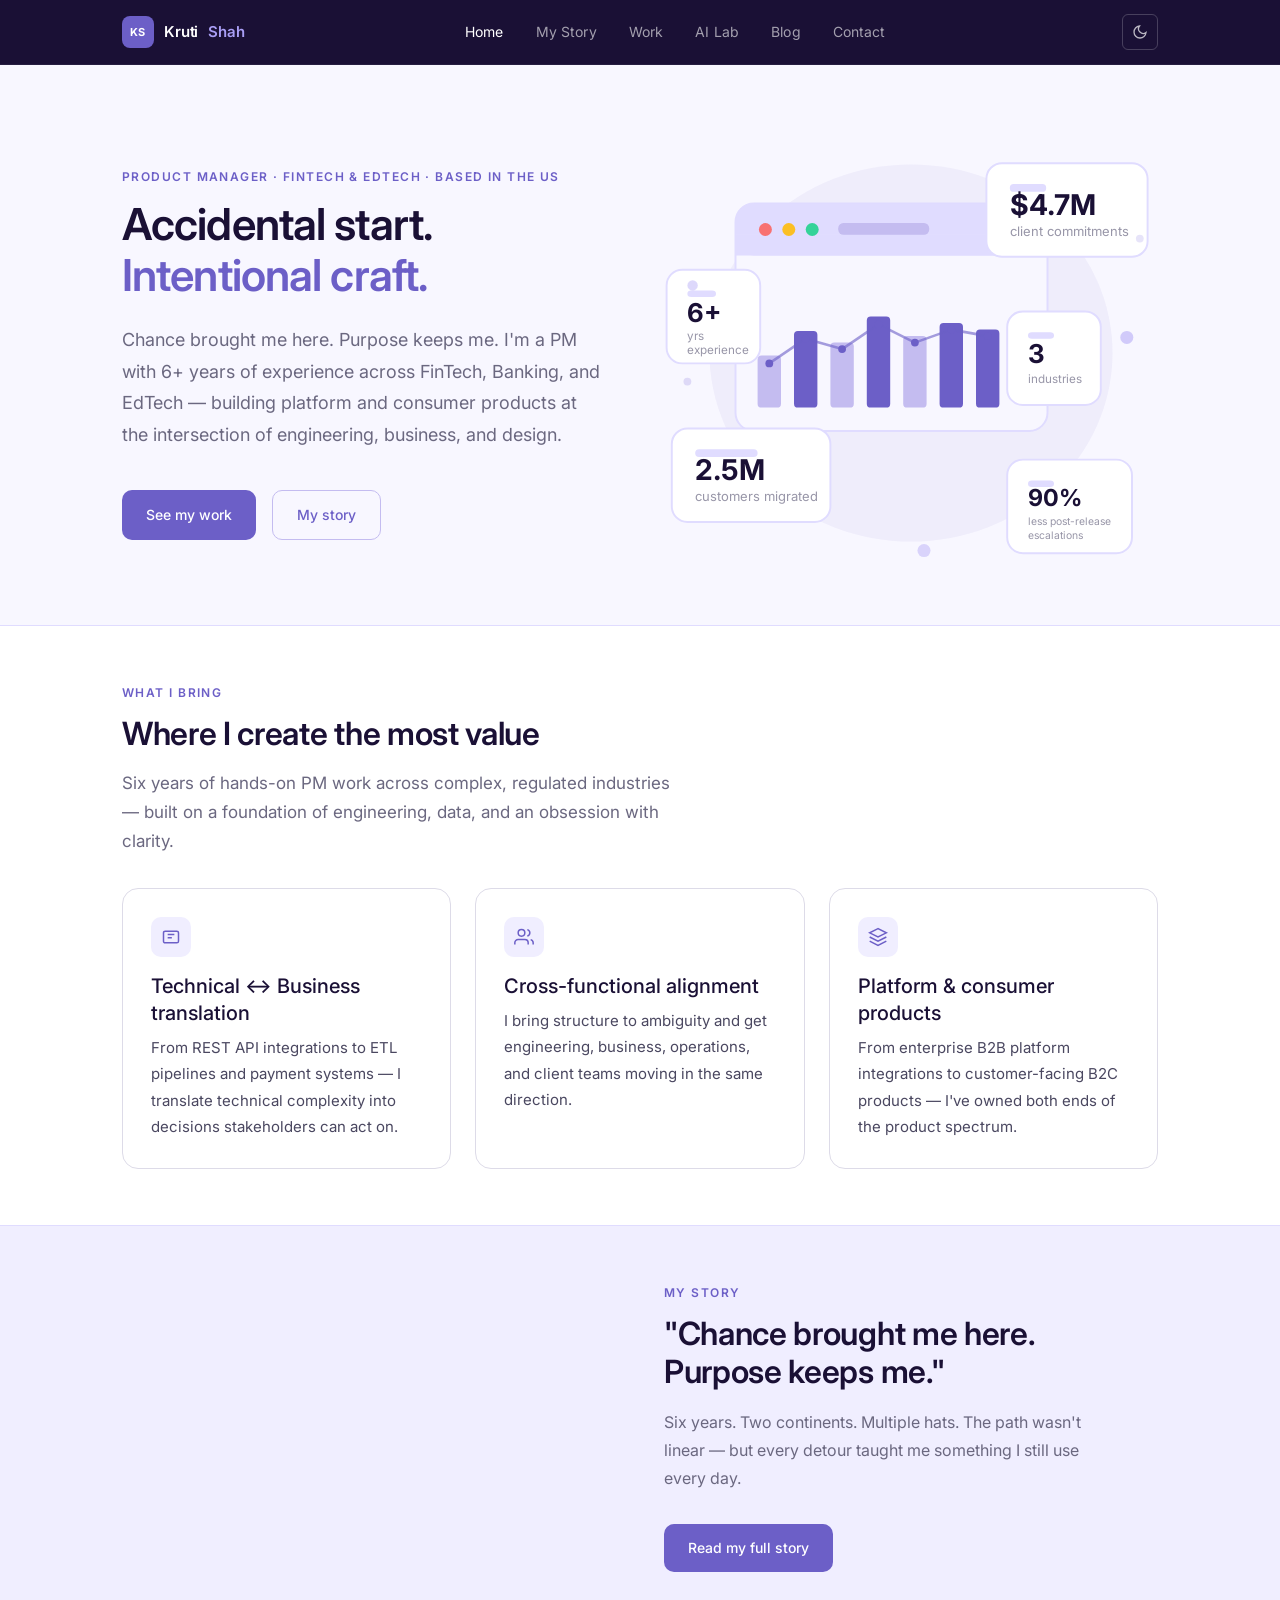
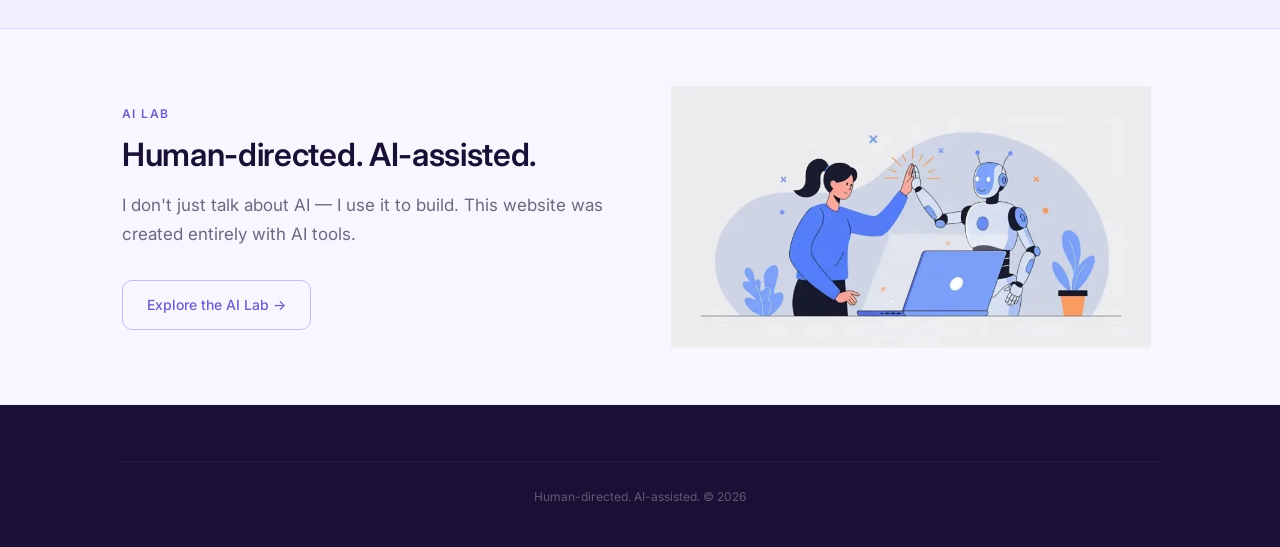
<file: index.html>
<!DOCTYPE html>
<html lang="en">
<head>
  <meta charset="UTF-8" />
  <meta name="viewport" content="width=device-width, initial-scale=1.0" />
  <title>Kruti Shah · Product Manager</title>
  <meta name="description" content="Kruti Shah — Product Manager with 6+ years across Fintech and EdTech. Accidental start. Intentional craft." />
  <link rel="stylesheet" href="style.css" />
  <link rel="preconnect" href="https://fonts.googleapis.com" />
  <link href="https://fonts.googleapis.com/css2?family=Inter:wght@400;500;600&display=swap" rel="stylesheet" />
  <script>(function(){var t=localStorage.getItem('theme')||(window.matchMedia('(prefers-color-scheme: dark)').matches?'dark':'light');document.documentElement.setAttribute('data-theme',t);})();</script>
</head>
<body>

  <!-- Navigation -->
  <nav>
    <div class="nav-inner">
      <a href="index.html" class="nav-logo"><span class="logo-mark">KS</span>Kruti <span class="logo-last">Shah</span></a>
      <ul class="nav-links">
        <li><a href="index.html" class="active">Home</a></li>
        <li><a href="about.html">My Story</a></li>
        <li><a href="portfolio.html">Work</a></li>
        <li><a href="ailab.html">AI Lab</a></li>
        <li><a href="blog.html">Blog</a></li>
        <li><a href="contact.html">Contact</a></li>
      </ul>
      <button id="theme-toggle" aria-label="Toggle dark mode">
        <svg class="icon-moon" width="16" height="16" fill="none" stroke="currentColor" stroke-width="2" viewBox="0 0 24 24"><path d="M21 12.79A9 9 0 1111.21 3 7 7 0 0021 12.79z"/></svg>
        <svg class="icon-sun" width="16" height="16" fill="none" stroke="currentColor" stroke-width="2" viewBox="0 0 24 24"><circle cx="12" cy="12" r="5"/><path d="M12 1v2M12 21v2M4.22 4.22l1.42 1.42M18.36 18.36l1.42 1.42M1 12h2M21 12h2M4.22 19.78l1.42-1.42M18.36 5.64l1.42-1.42"/></svg>
      </button>
    </div>
  </nav>

  <!-- Hero -->
  <section style="background: var(--purple-25); border-bottom: 1px solid var(--purple-100); padding: 5rem 0 4rem;">
    <div class="container">
      <div class="hero-grid">

        <!-- Left: text -->
        <div>
          <p class="section-label">Product Manager · Fintech & EdTech · Based in the US</p>
          <h1 style="margin-bottom: 1.5rem;">
            Accidental start.<br>
            <span style="color: var(--purple-600);">Intentional craft.</span>
          </h1>
          <p style="font-size: 1.125rem; color: var(--gray-500); max-width: 480px; margin-bottom: 2.5rem; line-height: 1.75;">
            Chance brought me here. Purpose keeps me. I'm a PM with 6+ years of experience across FinTech, Banking, and EdTech — building platform and consumer products at the intersection of engineering, business, and design.
          </p>
          <div style="display: flex; gap: 1rem; flex-wrap: wrap;">
            <a href="portfolio.html" class="btn btn-primary">See my work</a>
            <a href="about.html" class="btn btn-outline">My story</a>
          </div>
        </div>

        <!-- Right: illustration -->
        <div class="hero-illus-wrap" style="display:flex;justify-content:center;align-items:center;">
          <svg width="100%" viewBox="0 0 380 320" fill="none" xmlns="http://www.w3.org/2000/svg">
            <!-- Background blob -->
            <ellipse cx="190" cy="160" rx="155" ry="145" fill="#6c5fc7" fill-opacity="0.07"/>

            <!-- Main dashboard card -->
            <rect x="55" y="45" width="240" height="175" rx="14" fill="#f8f7ff" stroke="#e0dcff" stroke-width="1.5"/>
            <!-- Header bar -->
            <rect x="55" y="45" width="240" height="40" rx="14" fill="#e0dcff"/>
            <rect x="55" y="69" width="240" height="16" fill="#e0dcff"/>
            <!-- Traffic light dots -->
            <circle cx="78" cy="65" r="5" fill="#f87171"/>
            <circle cx="96" cy="65" r="5" fill="#fbbf24"/>
            <circle cx="114" cy="65" r="5" fill="#34d399"/>
            <!-- Title placeholder bar -->
            <rect x="134" y="60" width="70" height="9" rx="4" fill="#c4bcf0"/>

            <!-- Bar chart bars -->
            <rect x="72"  y="162" width="18" height="40" rx="3" fill="#c4bcf0"/>
            <rect x="100" y="143" width="18" height="59" rx="3" fill="#6c5fc7"/>
            <rect x="128" y="152" width="18" height="50" rx="3" fill="#c4bcf0"/>
            <rect x="156" y="132" width="18" height="70" rx="3" fill="#6c5fc7"/>
            <rect x="184" y="147" width="18" height="55" rx="3" fill="#c4bcf0"/>
            <rect x="212" y="137" width="18" height="65" rx="3" fill="#6c5fc7"/>
            <rect x="240" y="142" width="18" height="60" rx="3" fill="#6c5fc7"/>

            <!-- Trend line -->
            <polyline points="81,168 109,149 137,157 165,138 193,152 221,142 249,147" stroke="#6c5fc7" stroke-width="2" stroke-linecap="round" stroke-linejoin="round" fill="none" opacity="0.6"/>
            <circle cx="81"  cy="168" r="3" fill="#6c5fc7"/>
            <circle cx="109" cy="149" r="3" fill="#6c5fc7"/>
            <circle cx="137" cy="157" r="3" fill="#6c5fc7"/>
            <circle cx="165" cy="138" r="3" fill="#6c5fc7"/>
            <circle cx="193" cy="152" r="3" fill="#6c5fc7"/>
            <circle cx="221" cy="142" r="3" fill="#6c5fc7"/>
            <circle cx="249" cy="147" r="3" fill="#6c5fc7"/>

            <!-- Floating stat card 0 — middle left -->
            <g class="svg-float-4">
              <rect x="2" y="96" width="72" height="72" rx="12" fill="#ffffff" stroke="#e0dcff" stroke-width="1.5"/>
              <rect x="18" y="112" width="22" height="5" rx="3" fill="#e0dcff"/>
              <text x="18" y="136" font-family="Inter,-apple-system,sans-serif" font-size="20" font-weight="700" fill="#1a1035">6+</text>
              <text x="18" y="150" font-family="Inter,-apple-system,sans-serif" font-size="9" fill="#9896a8">yrs</text>
              <text x="18" y="161" font-family="Inter,-apple-system,sans-serif" font-size="9" fill="#9896a8">experience</text>
            </g>

            <!-- Floating stat card 1 — top right -->
            <g class="svg-float-1">
              <rect x="248" y="14" width="124" height="72" rx="12" fill="#ffffff" stroke="#e0dcff" stroke-width="1.5"/>
              <rect x="266" y="30" width="28" height="6" rx="3" fill="#e0dcff"/>
              <text x="266" y="54" font-family="Inter,-apple-system,sans-serif" font-size="22" font-weight="700" fill="#1a1035">$4.7M</text>
              <text x="266" y="70" font-family="Inter,-apple-system,sans-serif" font-size="10" fill="#9896a8">client commitments</text>
            </g>

            <!-- Floating stat card 2 — bottom left -->
            <g class="svg-float-2">
              <rect x="6" y="218" width="122" height="72" rx="12" fill="#ffffff" stroke="#e0dcff" stroke-width="1.5"/>
              <rect x="24" y="234" width="48" height="6" rx="3" fill="#e0dcff"/>
              <text x="24" y="258" font-family="Inter,-apple-system,sans-serif" font-size="22" font-weight="700" fill="#1a1035">2.5M</text>
              <text x="24" y="274" font-family="Inter,-apple-system,sans-serif" font-size="10" fill="#9896a8">customers migrated</text>
            </g>

            <!-- Floating stat card 3 — bottom right -->
            <g class="svg-float-3">
              <rect x="264" y="242" width="96" height="72" rx="12" fill="#ffffff" stroke="#e0dcff" stroke-width="1.5"/>
              <rect x="280" y="258" width="20" height="5" rx="3" fill="#e0dcff"/>
              <text x="280" y="278" font-family="Inter,-apple-system,sans-serif" font-size="18" font-weight="700" fill="#1a1035">90%</text>
              <text x="280" y="292" font-family="Inter,-apple-system,sans-serif" font-size="8" fill="#9896a8">less post-release</text>
              <text x="280" y="303" font-family="Inter,-apple-system,sans-serif" font-size="8" fill="#9896a8">escalations</text>
            </g>

            <!-- Floating stat card 5 — middle right -->
            <g class="svg-float-5">
              <rect x="264" y="128" width="72" height="72" rx="12" fill="#ffffff" stroke="#e0dcff" stroke-width="1.5"/>
              <rect x="280" y="144" width="20" height="5" rx="3" fill="#e0dcff"/>
              <text x="280" y="168" font-family="Inter,-apple-system,sans-serif" font-size="20" font-weight="700" fill="#1a1035">3</text>
              <text x="280" y="183" font-family="Inter,-apple-system,sans-serif" font-size="9" fill="#9896a8">industries</text>
            </g>

            <!-- Decorative dots -->
            <circle cx="356" cy="148" r="5" fill="#a99ef5" opacity="0.5"/>
            <circle cx="22"  cy="108" r="4" fill="#a99ef5" opacity="0.4"/>
            <circle cx="200" cy="312" r="5" fill="#a99ef5" opacity="0.4"/>
            <circle cx="18"  cy="182" r="3" fill="#c4bcf0" opacity="0.5"/>
            <circle cx="366" cy="72"  r="3" fill="#c4bcf0" opacity="0.4"/>
          </svg>
        </div>

      </div>
    </div>
  </section>

  <!-- What I bring -->
  <section>
    <div class="container">
      <p class="section-label">What I bring</p>
      <h2 class="section-title">Where I create the most value</h2>
      <p class="section-sub mb-4">Six years of hands-on PM work across complex, regulated industries — built on a foundation of engineering, data, and an obsession with clarity.</p>

      <div class="grid-3">
        <div class="card">
          <div style="width:40px;height:40px;border-radius:10px;background:var(--purple-50);display:flex;align-items:center;justify-content:center;margin-bottom:1rem;">
            <svg width="20" height="20" fill="none" stroke="var(--purple-600)" stroke-width="1.8" viewBox="0 0 24 24"><path d="M8 9h8M8 13h5M5 5h14a2 2 0 012 2v10a2 2 0 01-2 2H5a2 2 0 01-2-2V7a2 2 0 012-2z"/></svg>
          </div>
          <h3 style="margin-bottom:0.5rem;">Technical ↔ Business translation</h3>
          <p style="font-size:0.9375rem;">From REST API integrations to ETL pipelines and payment systems — I translate technical complexity into decisions stakeholders can act on.</p>
        </div>

        <div class="card">
          <div style="width:40px;height:40px;border-radius:10px;background:var(--purple-50);display:flex;align-items:center;justify-content:center;margin-bottom:1rem;">
            <svg width="20" height="20" fill="none" stroke="var(--purple-600)" stroke-width="1.8" viewBox="0 0 24 24"><path d="M17 21v-2a4 4 0 00-4-4H5a4 4 0 00-4 4v2"/><circle cx="9" cy="7" r="4"/><path d="M23 21v-2a4 4 0 00-3-3.87M16 3.13a4 4 0 010 7.75"/></svg>
          </div>
          <h3 style="margin-bottom:0.5rem;">Cross-functional alignment</h3>
          <p style="font-size:0.9375rem;">I bring structure to ambiguity and get engineering, business, operations, and client teams moving in the same direction.</p>
        </div>

        <div class="card">
          <div style="width:40px;height:40px;border-radius:10px;background:var(--purple-50);display:flex;align-items:center;justify-content:center;margin-bottom:1rem;">
            <svg width="20" height="20" fill="none" stroke="var(--purple-600)" stroke-width="1.8" viewBox="0 0 24 24"><path d="M12 2L2 7l10 5 10-5-10-5zM2 17l10 5 10-5M2 12l10 5 10-5"/></svg>
          </div>
          <h3 style="margin-bottom:0.5rem;">Platform & consumer products</h3>
          <p style="font-size:0.9375rem;">From enterprise B2B platform integrations to customer-facing B2C products — I've owned both ends of the product spectrum.</p>
        </div>
      </div>
    </div>
  </section>



  <!-- Tagline CTA -->
  <section style="background:var(--purple-50);border-top:1px solid var(--purple-100);border-bottom:1px solid var(--purple-100);">
    <div class="container">
      <div class="hero-grid">
        <div class="hero-illus-wrap" style="display:flex;justify-content:center;align-items:center;">
          <video autoplay loop muted playsinline style="width:100%;max-width:460px;border-radius:12px;">
            <source src="wfh-anim1.mp4" type="video/mp4">
          </video>
        </div>
        <div>
          <p class="section-label">My story</p>
          <h2 style="font-size:2rem;margin-bottom:1rem;color:var(--purple-900);">"Chance brought me here.<br>Purpose keeps me."</h2>
          <p style="color:var(--gray-500);max-width:440px;margin-bottom:2rem;">Six years. Two continents. Multiple hats. The path wasn't linear — but every detour taught me something I still use every day.</p>
          <a href="about.html" class="btn btn-primary">Read my full story</a>
        </div>
      </div>
    </div>
  </section>

  <!-- AI Lab teaser -->
  <section style="background:var(--purple-25);border-top:1px solid var(--purple-50);border-bottom:1px solid var(--purple-50);">
    <div class="container">
      <div class="hero-grid">
        <div>
          <p class="section-label">AI Lab</p>
          <h2 class="section-title">Human-directed. AI-assisted.</h2>
          <p class="section-sub mb-4">I don't just talk about AI — I use it to build. This website was created entirely with AI tools.</p>
          <a href="ailab.html" class="btn btn-outline">Explore the AI Lab →</a>
        </div>
        <div class="hero-illus-wrap" style="display:flex;justify-content:center;align-items:center;">
          <img src="human-ai.png" alt="Human and AI collaborating" style="width:100%;max-width:480px;" />
        </div>
      </div>
    </div>
  </section>

  <!-- Footer -->
  <footer>
    <div class="footer-inner">
      <p class="footer-built">Human-directed. AI-assisted. &copy; 2026</p>
    </div>
  </footer>

  <script>
    document.getElementById('theme-toggle').addEventListener('click', function() {
      var c = document.documentElement.getAttribute('data-theme');
      var n = c === 'dark' ? 'light' : 'dark';
      document.documentElement.setAttribute('data-theme', n);
      localStorage.setItem('theme', n);
    });
  </script>
</body>
</html>
</file>
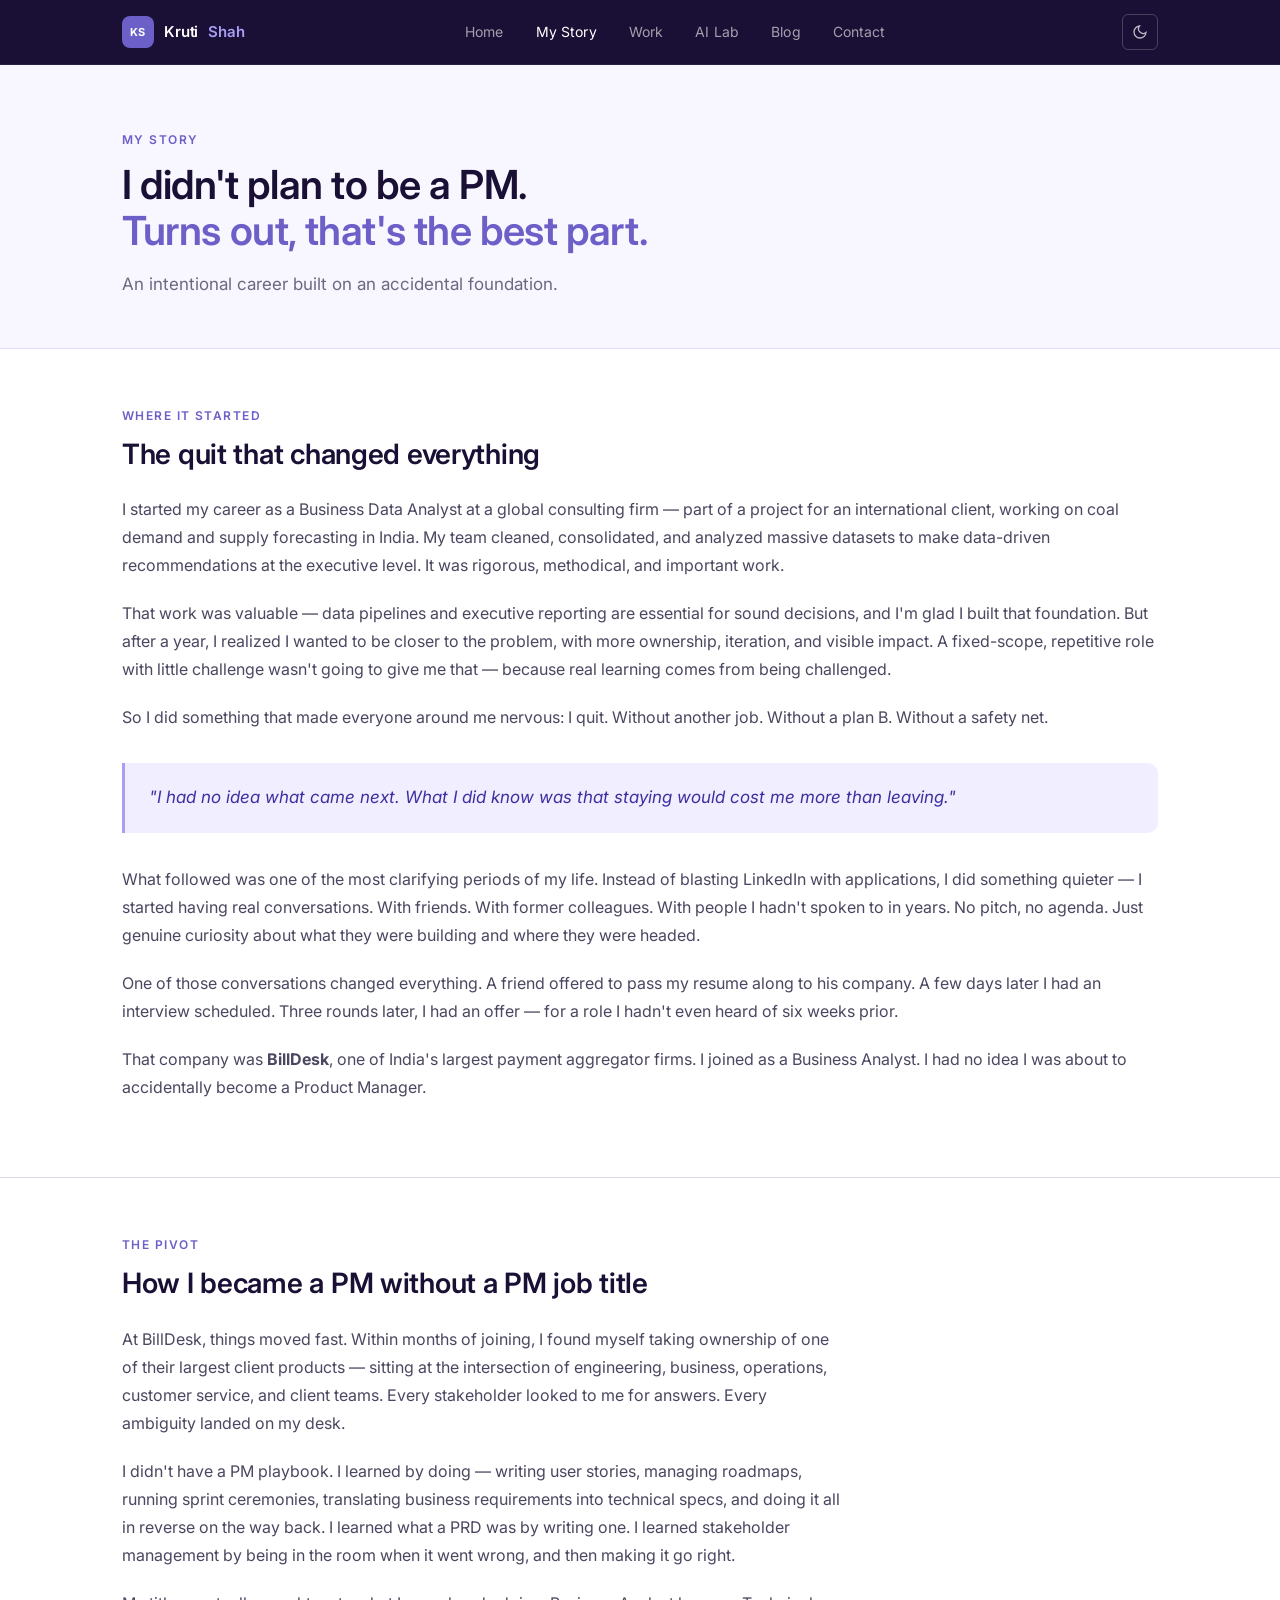
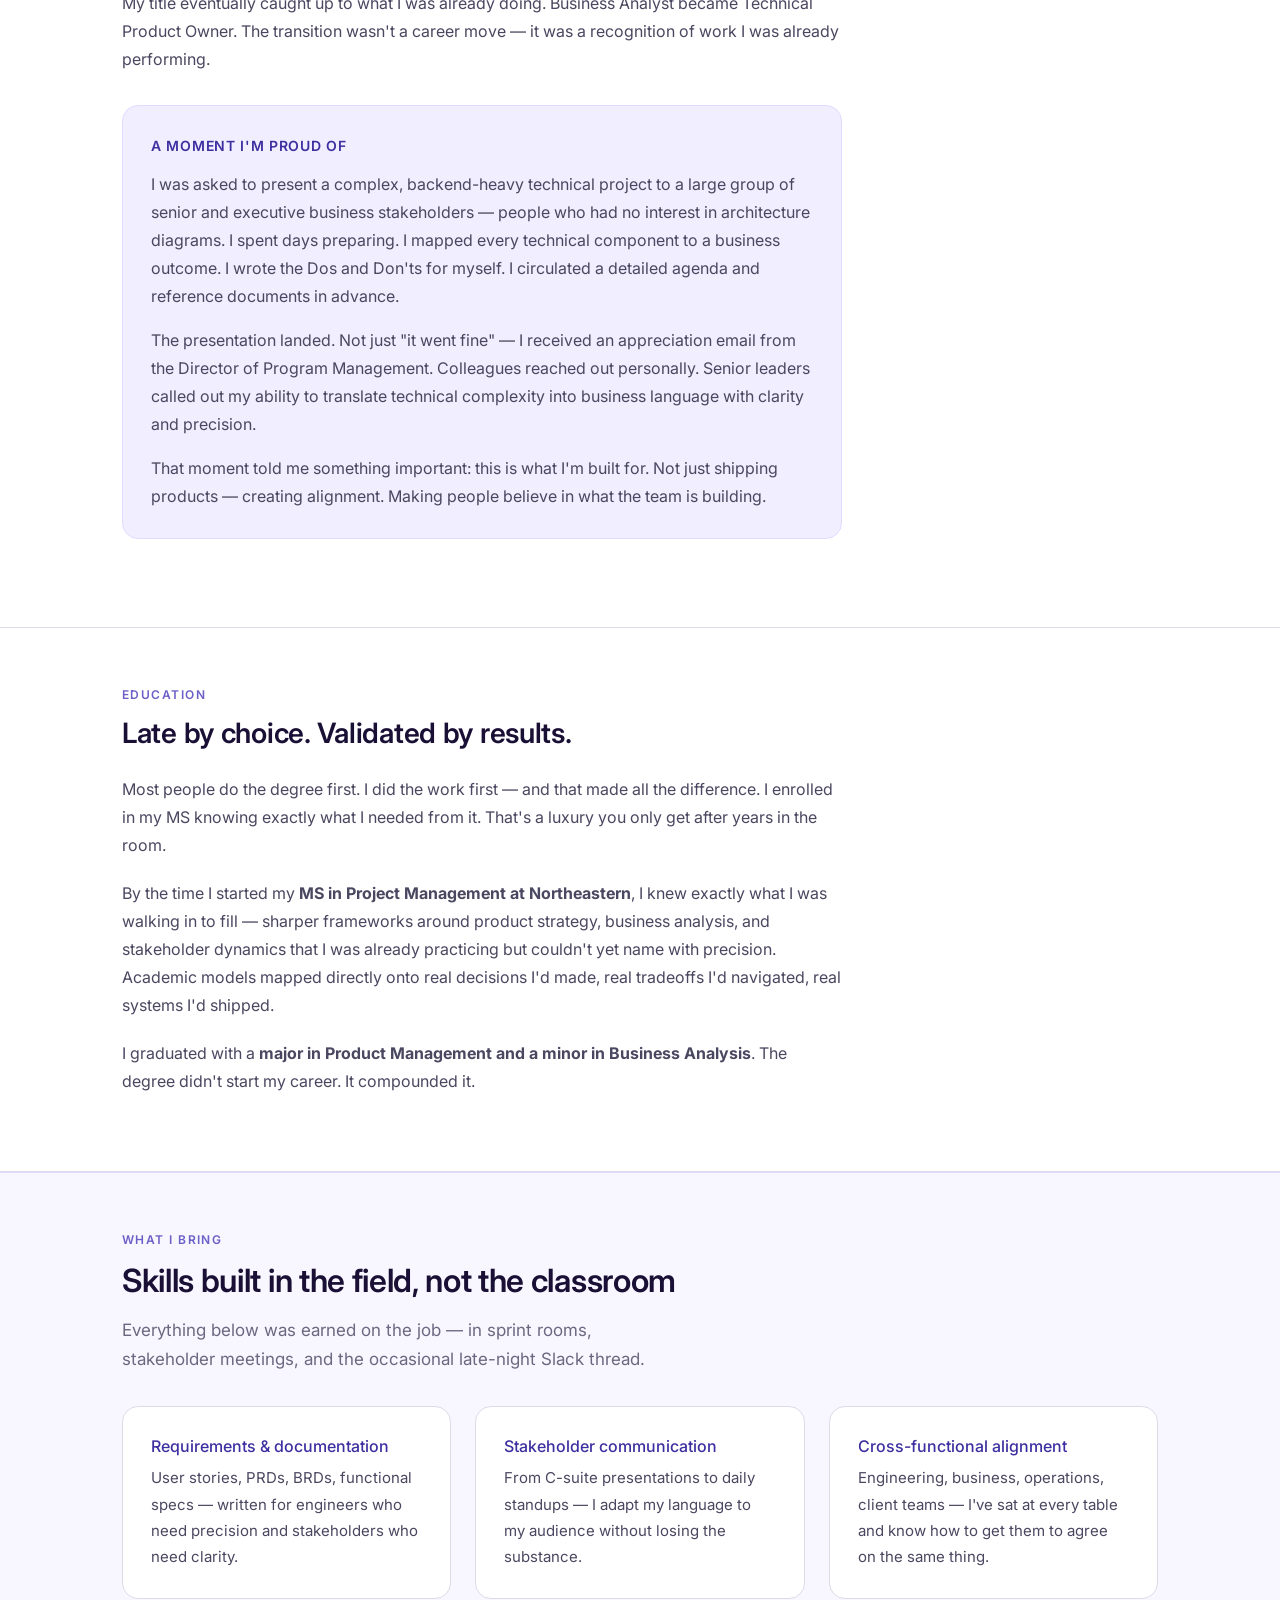
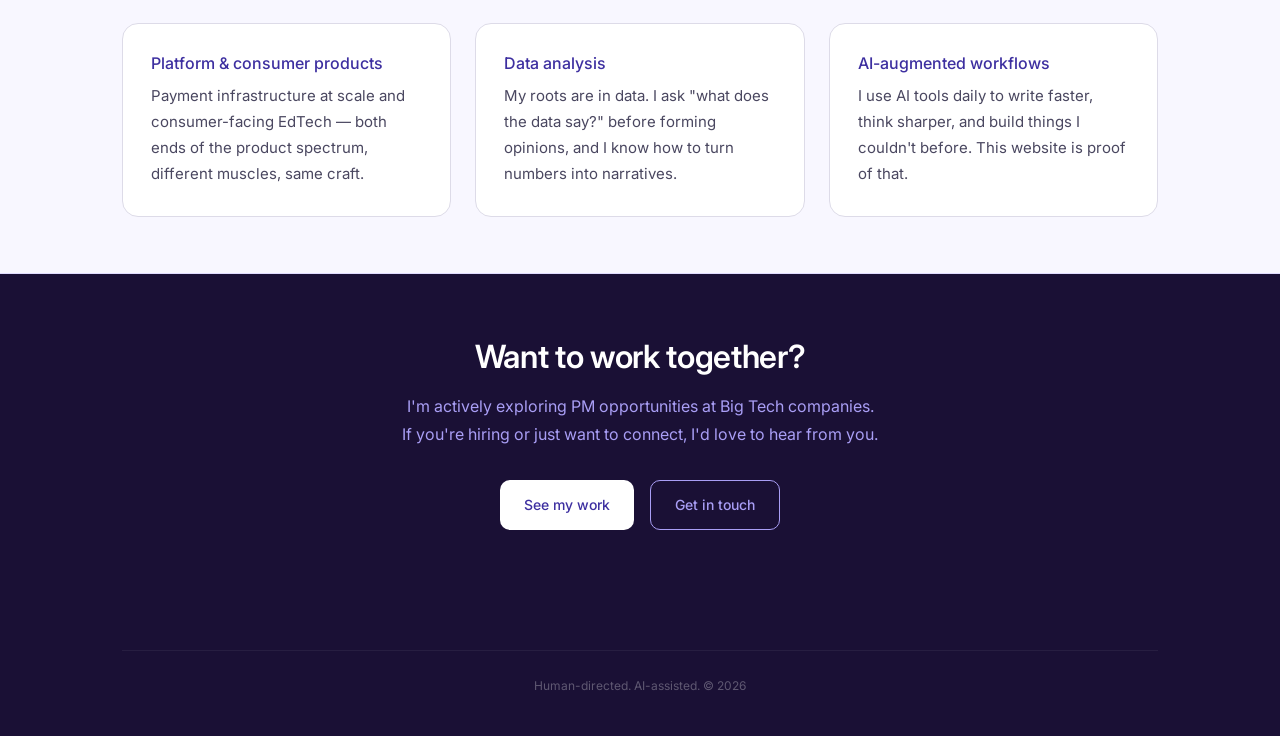
<file: about.html>
<!DOCTYPE html>
<html lang="en">
<head>
  <meta charset="UTF-8" />
  <meta name="viewport" content="width=device-width, initial-scale=1.0" />
  <title>My Story · Kruti Shah</title>
  <meta name="description" content="How I accidentally became a PM — and everything I've built with intention since." />
  <link rel="stylesheet" href="style.css" />
  <link rel="preconnect" href="https://fonts.googleapis.com" />
  <link href="https://fonts.googleapis.com/css2?family=Inter:wght@400;500;600&display=swap" rel="stylesheet" />
  <script>(function(){var t=localStorage.getItem('theme')||(window.matchMedia('(prefers-color-scheme: dark)').matches?'dark':'light');document.documentElement.setAttribute('data-theme',t);})();</script>
  <style>
    .quote-card { background:var(--purple-50); border-color:var(--purple-400); }
    .quote-card p { color:var(--purple-700); }
    [data-theme="dark"] .quote-card { background:var(--purple-900); }
    [data-theme="dark"] .quote-card p { color:var(--purple-600); }
  </style>
</head>
<body>

  <nav>
    <div class="nav-inner">
      <a href="index.html" class="nav-logo"><span class="logo-mark">KS</span>Kruti <span class="logo-last">Shah</span></a>
      <ul class="nav-links">
        <li><a href="index.html">Home</a></li>
        <li><a href="about.html" class="active">My Story</a></li>
        <li><a href="portfolio.html">Work</a></li>
        <li><a href="ailab.html">AI Lab</a></li>
        <li><a href="blog.html">Blog</a></li>
        <li><a href="contact.html">Contact</a></li>
      </ul>
      <button id="theme-toggle" aria-label="Toggle dark mode">
        <svg class="icon-moon" width="16" height="16" fill="none" stroke="currentColor" stroke-width="2" viewBox="0 0 24 24"><path d="M21 12.79A9 9 0 1111.21 3 7 7 0 0021 12.79z"/></svg>
        <svg class="icon-sun" width="16" height="16" fill="none" stroke="currentColor" stroke-width="2" viewBox="0 0 24 24"><circle cx="12" cy="12" r="5"/><path d="M12 1v2M12 21v2M4.22 4.22l1.42 1.42M18.36 18.36l1.42 1.42M1 12h2M21 12h2M4.22 19.78l1.42-1.42M18.36 5.64l1.42-1.42"/></svg>
      </button>
    </div>
  </nav>

  <!-- Page Hero -->
  <div class="page-hero" style="padding:4rem 0 3rem;">
    <div class="container">
      <p class="section-label">My story</p>
      <h1 class="section-title" style="font-size:2.5rem;">I didn't plan to be a PM.<br><span style="color:var(--purple-600);">Turns out, that's the best part.</span></h1>
      <p style="font-size:1.0625rem;color:var(--gray-500);max-width:560px;margin-top:1rem;line-height:1.75;">An intentional career built on an accidental foundation.</p>
    </div>
  </div>

  <!-- Origin Story -->
  <section>
    <div class="container">
      <div>
        <p class="section-label">Where it started</p>
        <h2 style="font-size:1.75rem;margin-bottom:1.5rem;">The quit that changed everything</h2>

        <p style="margin-bottom:1.25rem;">I started my career as a Business Data Analyst at a global consulting firm — part of a project for an international client, working on coal demand and supply forecasting in India. My team cleaned, consolidated, and analyzed massive datasets to make data-driven recommendations at the executive level. It was rigorous, methodical, and important work.</p>

        <p style="margin-bottom:1.25rem;">That work was valuable — data pipelines and executive reporting are essential for sound decisions, and I'm glad I built that foundation. But after a year, I realized I wanted to be closer to the problem, with more ownership, iteration, and visible impact. A fixed-scope, repetitive role with little challenge wasn't going to give me that — because real learning comes from being challenged.</p>

        <p style="margin-bottom:1.25rem;">So I did something that made everyone around me nervous: I quit. Without another job. Without a plan B. Without a safety net.</p>

        <div class="quote-card" style="border-left:3px solid var(--purple-400);padding:1.25rem 1.5rem;margin:2rem 0;border-radius:0 var(--radius-md) var(--radius-md) 0;">
          <p style="font-size:1.0625rem;font-style:italic;line-height:1.75;">"I had no idea what came next. What I did know was that staying would cost me more than leaving."</p>
        </div>

        <p style="margin-bottom:1.25rem;">What followed was one of the most clarifying periods of my life. Instead of blasting LinkedIn with applications, I did something quieter — I started having real conversations. With friends. With former colleagues. With people I hadn't spoken to in years. No pitch, no agenda. Just genuine curiosity about what they were building and where they were headed.</p>

        <p style="margin-bottom:1.25rem;">One of those conversations changed everything. A friend offered to pass my resume along to his company. A few days later I had an interview scheduled. Three rounds later, I had an offer — for a role I hadn't even heard of six weeks prior.</p>

        <p style="margin-bottom:1.25rem;">That company was <strong>BillDesk</strong>, one of India's largest payment aggregator firms. I joined as a Business Analyst. I had no idea I was about to accidentally become a Product Manager.</p>
      </div>
    </div>
  </section>

  <hr class="divider" style="margin:0;" />

  <!-- The PM transition -->
  <section>
    <div class="container">
      <div style="max-width:720px;">
        <p class="section-label">The pivot</p>
        <h2 style="font-size:1.75rem;margin-bottom:1.5rem;">How I became a PM without a PM job title</h2>

        <p style="margin-bottom:1.25rem;">At BillDesk, things moved fast. Within months of joining, I found myself taking ownership of one of their largest client products — sitting at the intersection of engineering, business, operations, customer service, and client teams. Every stakeholder looked to me for answers. Every ambiguity landed on my desk.</p>

        <p style="margin-bottom:1.25rem;">I didn't have a PM playbook. I learned by doing — writing user stories, managing roadmaps, running sprint ceremonies, translating business requirements into technical specs, and doing it all in reverse on the way back. I learned what a PRD was by writing one. I learned stakeholder management by being in the room when it went wrong, and then making it go right.</p>

        <p style="margin-bottom:1.25rem;">My title eventually caught up to what I was already doing. Business Analyst became Technical Product Owner. The transition wasn't a career move — it was a recognition of work I was already performing.</p>

        <div style="background:var(--purple-50);border:1px solid var(--purple-100);border-radius:var(--radius-lg);padding:1.75rem;margin:2rem 0;">
          <p style="font-size:0.875rem;font-weight:600;color:var(--purple-700);letter-spacing:0.05em;text-transform:uppercase;margin-bottom:0.75rem;">A moment I'm proud of</p>
          <p style="color:var(--gray-700);line-height:1.75;">I was asked to present a complex, backend-heavy technical project to a large group of senior and executive business stakeholders — people who had no interest in architecture diagrams. I spent days preparing. I mapped every technical component to a business outcome. I wrote the Dos and Don'ts for myself. I circulated a detailed agenda and reference documents in advance.</p>
          <p style="color:var(--gray-700);line-height:1.75;margin-top:1rem;">The presentation landed. Not just "it went fine" — I received an appreciation email from the Director of Program Management. Colleagues reached out personally. Senior leaders called out my ability to translate technical complexity into business language with clarity and precision.</p>
          <p style="color:var(--gray-700);line-height:1.75;margin-top:1rem;">That moment told me something important: this is what I'm built for. Not just shipping products — creating alignment. Making people believe in what the team is building.</p>
        </div>
      </div>
    </div>
  </section>

  <hr class="divider" style="margin:0;" />

  <!-- Education -->
  <section>
    <div class="container">
      <div style="max-width:720px;">
        <p class="section-label">Education</p>
        <h2 style="font-size:1.75rem;margin-bottom:1.5rem;">Late by choice. Validated by results.</h2>

        <p style="margin-bottom:1.25rem;">Most people do the degree first. I did the work first — and that made all the difference. I enrolled in my MS knowing exactly what I needed from it. That's a luxury you only get after years in the room.</p>

        <p style="margin-bottom:1.25rem;">By the time I started my <strong>MS in Project Management at Northeastern</strong>, I knew exactly what I was walking in to fill — sharper frameworks around product strategy, business analysis, and stakeholder dynamics that I was already practicing but couldn't yet name with precision. Academic models mapped directly onto real decisions I'd made, real tradeoffs I'd navigated, real systems I'd shipped.</p>

        <p style="margin-bottom:1.25rem;">I graduated with a <strong>major in Product Management and a minor in Business Analysis</strong>. The degree didn't start my career. It compounded it.</p>
      </div>
    </div>
  </section>

  <hr class="divider" style="margin:0;" />

  <!-- What I bring -->
  <section style="background:var(--purple-25);border-top:1px solid var(--purple-100);border-bottom:1px solid var(--purple-100);">
    <div class="container">
      <p class="section-label">What I bring</p>
      <h2 class="section-title">Skills built in the field, not the classroom</h2>
      <p class="section-sub mb-4">Everything below was earned on the job — in sprint rooms, stakeholder meetings, and the occasional late-night Slack thread.</p>

      <div class="grid-3">
        <div class="card">
          <h4 style="margin-bottom:0.5rem;color:var(--purple-700);">Requirements & documentation</h4>
          <p style="font-size:0.9375rem;">User stories, PRDs, BRDs, functional specs — written for engineers who need precision and stakeholders who need clarity.</p>
        </div>
        <div class="card">
          <h4 style="margin-bottom:0.5rem;color:var(--purple-700);">Stakeholder communication</h4>
          <p style="font-size:0.9375rem;">From C-suite presentations to daily standups — I adapt my language to my audience without losing the substance.</p>
        </div>
        <div class="card">
          <h4 style="margin-bottom:0.5rem;color:var(--purple-700);">Cross-functional alignment</h4>
          <p style="font-size:0.9375rem;">Engineering, business, operations, client teams — I've sat at every table and know how to get them to agree on the same thing.</p>
        </div>
        <div class="card">
          <h4 style="margin-bottom:0.5rem;color:var(--purple-700);">Platform & consumer products</h4>
          <p style="font-size:0.9375rem;">Payment infrastructure at scale and consumer-facing EdTech — both ends of the product spectrum, different muscles, same craft.</p>
        </div>
        <div class="card">
          <h4 style="margin-bottom:0.5rem;color:var(--purple-700);">Data analysis</h4>
          <p style="font-size:0.9375rem;">My roots are in data. I ask "what does the data say?" before forming opinions, and I know how to turn numbers into narratives.</p>
        </div>
        <div class="card">
          <h4 style="margin-bottom:0.5rem;color:var(--purple-700);">AI-augmented workflows</h4>
          <p style="font-size:0.9375rem;">I use AI tools daily to write faster, think sharper, and build things I couldn't before. This website is proof of that.</p>
        </div>
      </div>
    </div>
  </section>

  <!-- CTA -->
  <section style="background:var(--purple-900);padding:4rem 0;">
    <div class="container text-center">
      <h2 style="color:#fff;margin-bottom:1rem;">Want to work together?</h2>
      <p style="color:var(--purple-400);max-width:480px;margin:0 auto 2rem;">I'm actively exploring PM opportunities at Big Tech companies. If you're hiring or just want to connect, I'd love to hear from you.</p>
      <div style="display:flex;gap:1rem;justify-content:center;flex-wrap:wrap;">
        <a href="portfolio.html" class="btn btn-white">See my work</a>
        <a href="contact.html" class="btn btn-outline" style="color:var(--purple-400);border-color:var(--purple-400);">Get in touch</a>
      </div>
    </div>
  </section>

  <footer>
    <div class="footer-inner">
      <p class="footer-built">Human-directed. AI-assisted. &copy; 2026</p>
    </div>
  </footer>

  <script>
    document.getElementById('theme-toggle').addEventListener('click', function() {
      var c = document.documentElement.getAttribute('data-theme');
      var n = c === 'dark' ? 'light' : 'dark';
      document.documentElement.setAttribute('data-theme', n);
      localStorage.setItem('theme', n);
    });
  </script>
</body>
</html>
</file>
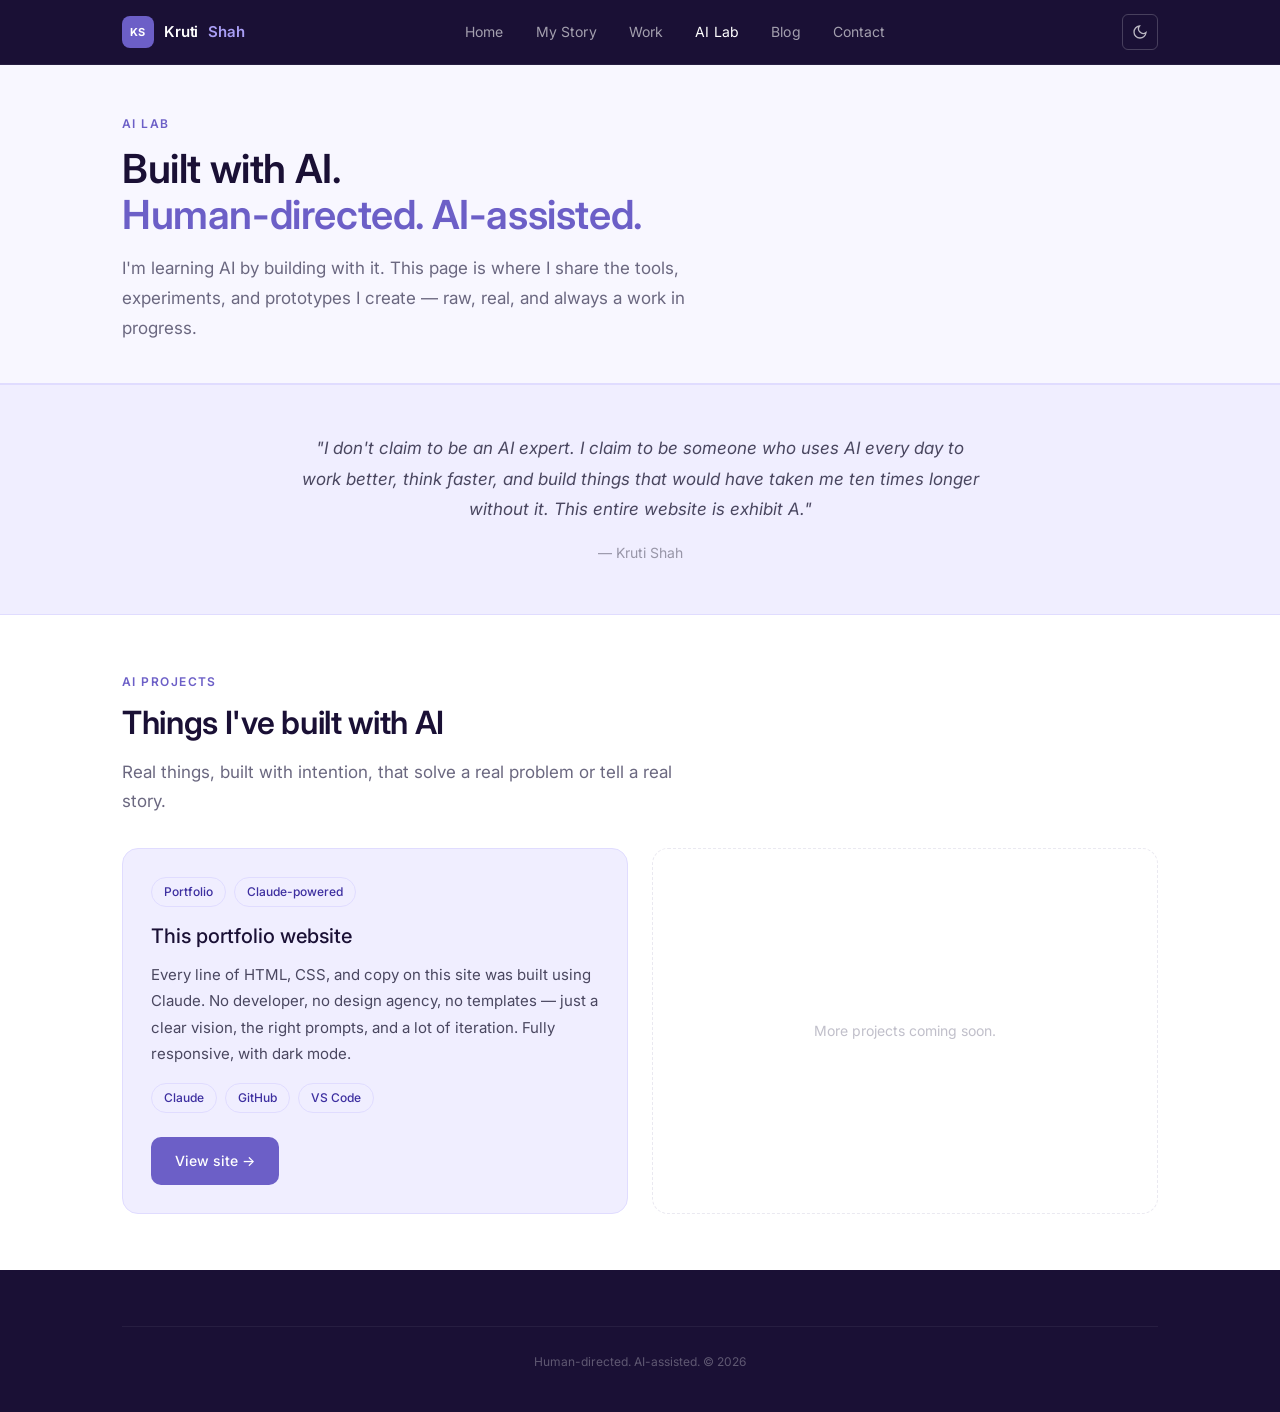
<file: ailab.html>
<!DOCTYPE html>
<html lang="en">
<head>
  <meta charset="UTF-8" />
  <meta name="viewport" content="width=device-width, initial-scale=1.0" />
  <title>AI Lab · Kruti Shah</title>
  <meta name="description" content="AI tools and experiments built by Kruti Shah — a PM who builds with AI." />
  <link rel="stylesheet" href="style.css" />
  <link rel="preconnect" href="https://fonts.googleapis.com" />
  <link href="https://fonts.googleapis.com/css2?family=Inter:wght@400;500;600&display=swap" rel="stylesheet" />
  <script>(function(){var t=localStorage.getItem('theme')||(window.matchMedia('(prefers-color-scheme: dark)').matches?'dark':'light');document.documentElement.setAttribute('data-theme',t);})();</script>
</head>
<body>

  <nav>
    <div class="nav-inner">
      <a href="index.html" class="nav-logo"><span class="logo-mark">KS</span>Kruti <span class="logo-last">Shah</span></a>
      <ul class="nav-links">
        <li><a href="index.html">Home</a></li>
        <li><a href="about.html">My Story</a></li>
        <li><a href="portfolio.html">Work</a></li>
        <li><a href="ailab.html" class="active">AI Lab</a></li>
        <li><a href="blog.html">Blog</a></li>
        <li><a href="contact.html">Contact</a></li>
      </ul>
      <button id="theme-toggle" aria-label="Toggle dark mode">
        <svg class="icon-moon" width="16" height="16" fill="none" stroke="currentColor" stroke-width="2" viewBox="0 0 24 24"><path d="M21 12.79A9 9 0 1111.21 3 7 7 0 0021 12.79z"/></svg>
        <svg class="icon-sun" width="16" height="16" fill="none" stroke="currentColor" stroke-width="2" viewBox="0 0 24 24"><circle cx="12" cy="12" r="5"/><path d="M12 1v2M12 21v2M4.22 4.22l1.42 1.42M18.36 18.36l1.42 1.42M1 12h2M21 12h2M4.22 19.78l1.42-1.42M18.36 5.64l1.42-1.42"/></svg>
      </button>
    </div>
  </nav>

  <div class="page-hero">
    <div class="container">
      <p class="section-label">AI Lab</p>
      <h1 class="section-title" style="font-size:2.5rem;">Built with AI.<br><span style="color:var(--purple-600);">Human-directed. AI-assisted.</span></h1>
      <p style="font-size:1.0625rem;color:var(--gray-500);max-width:580px;margin-top:1rem;line-height:1.75;">I'm learning AI by building with it. This page is where I share the tools, experiments, and prototypes I create — raw, real, and always a work in progress.</p>
    </div>
  </div>

  <!-- Philosophy -->
  <section style="padding:3rem 0;background:var(--purple-50);border-top:1px solid var(--purple-100);border-bottom:1px solid var(--purple-100);">
    <div class="container">
      <div style="max-width:680px;margin:0 auto;text-align:center;">
        <p style="font-size:1.0625rem;color:var(--gray-700);line-height:1.8;font-style:italic;">"I don't claim to be an AI expert. I claim to be someone who uses AI every day to work better, think faster, and build things that would have taken me ten times longer without it. This entire website is exhibit A."</p>
        <p style="font-size:0.875rem;color:var(--gray-400);margin-top:1rem;">— Kruti Shah</p>
      </div>
    </div>
  </section>

  <!-- AI Projects -->
  <section>
    <div class="container">
      <p class="section-label">AI Projects</p>
      <h2 class="section-title">Things I've built with AI</h2>
      <p class="section-sub mb-4">Real things, built with intention, that solve a real problem or tell a real story.</p>

      <div class="grid-2">
        <div class="card card-accent" style="display:flex;flex-direction:column;justify-content:space-between;min-height:260px;">
          <div>
            <div style="display:flex;gap:8px;flex-wrap:wrap;margin-bottom:1rem;">
              <span class="tag">Portfolio</span>
              <span class="tag">Claude-powered</span>
            </div>
            <h3 style="margin-bottom:0.75rem;">This portfolio website</h3>
            <p style="font-size:0.9375rem;">Every line of HTML, CSS, and copy on this site was built using Claude. No developer, no design agency, no templates — just a clear vision, the right prompts, and a lot of iteration. Fully responsive, with dark mode.</p>
            <div style="display:flex;gap:8px;flex-wrap:wrap;margin-top:1rem;">
              <span class="tag">Claude</span>
              <span class="tag">GitHub</span>
              <span class="tag">VS Code</span>
            </div>
          </div>
          <a href="index.html" class="btn btn-primary" style="margin-top:1.5rem;align-self:flex-start;">View site →</a>
        </div>

        <div class="card" style="display:flex;flex-direction:column;justify-content:center;min-height:260px;opacity:0.6;border-style:dashed;">
          <p style="font-size:0.875rem;color:var(--gray-400);text-align:center;">More projects coming soon.</p>
        </div>
      </div>
    </div>
  </section>


  <footer>
    <div class="footer-inner">
      <p class="footer-built">Human-directed. AI-assisted. &copy; 2026</p>
    </div>
  </footer>

  <script>
    document.getElementById('theme-toggle').addEventListener('click', function() {
      var c = document.documentElement.getAttribute('data-theme');
      var n = c === 'dark' ? 'light' : 'dark';
      document.documentElement.setAttribute('data-theme', n);
      localStorage.setItem('theme', n);
    });
  </script>
</body>
</html>
</file>
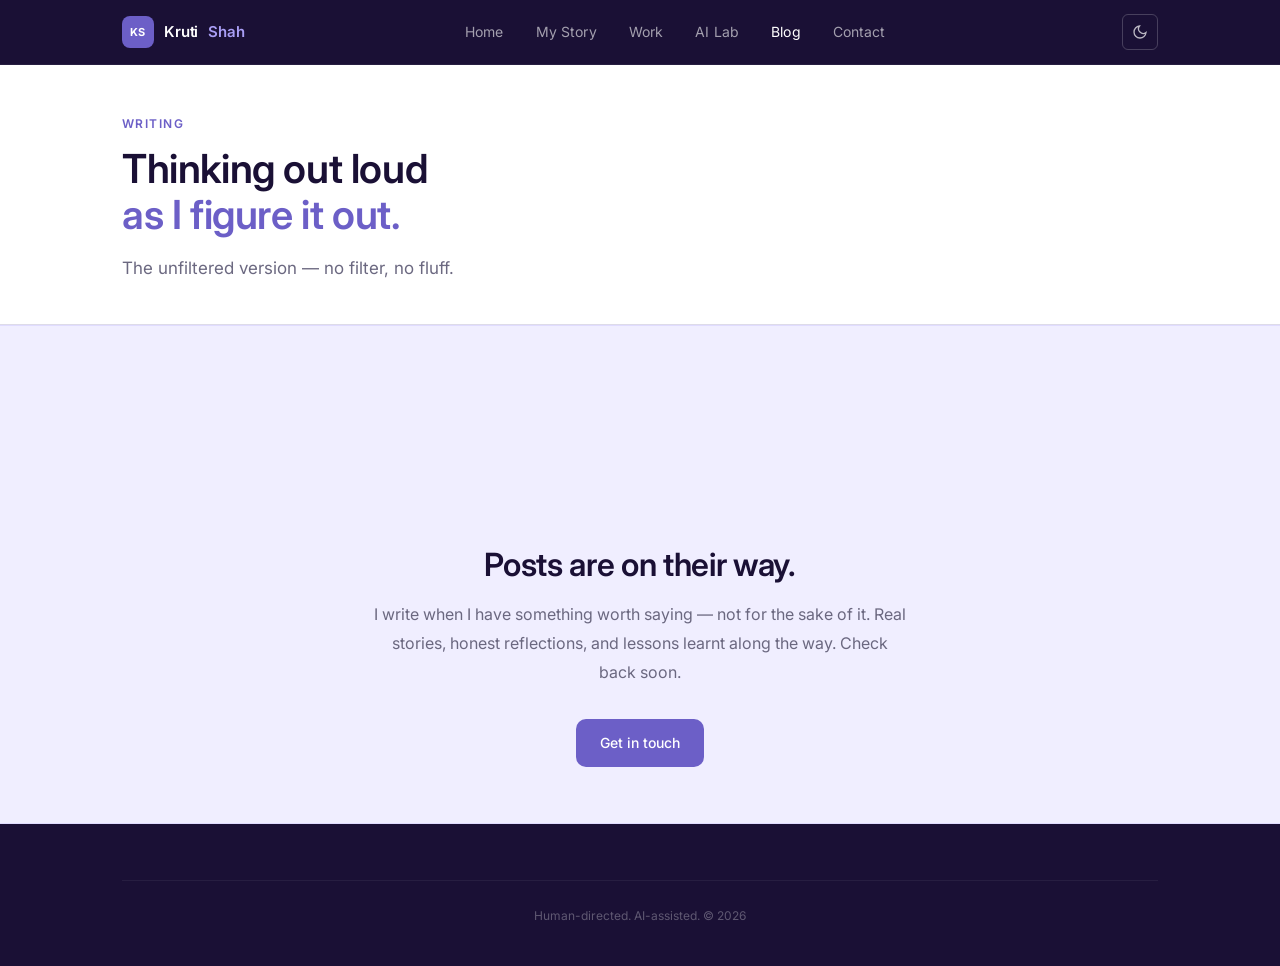
<file: blog.html>
<!DOCTYPE html>
<html lang="en">
<head>
  <meta charset="UTF-8" />
  <meta name="viewport" content="width=device-width, initial-scale=1.0" />
  <title>Blog · Kruti Shah</title>
  <meta name="description" content="PM thinking, AI tools, and honest career reflections from Kruti Shah." />
  <link rel="stylesheet" href="style.css" />
  <style>
    .page-hero { background: #ffffff; border-bottom: 1px solid var(--gray-200); }
    .coming-soon-section { background: var(--purple-50); }
    [data-theme="dark"] .page-hero { background: #13102a; border-bottom-color: #1f1b3e; }
    [data-theme="dark"] .coming-soon-section { background: #1f1b3e; border-color: #2d2860; }
  </style>
  <link rel="preconnect" href="https://fonts.googleapis.com" />
  <link href="https://fonts.googleapis.com/css2?family=Inter:wght@400;500;600&display=swap" rel="stylesheet" />
  <script>(function(){var t=localStorage.getItem('theme')||(window.matchMedia('(prefers-color-scheme: dark)').matches?'dark':'light');document.documentElement.setAttribute('data-theme',t);})();</script>
</head>
<body>

  <nav>
    <div class="nav-inner">
      <a href="index.html" class="nav-logo"><span class="logo-mark">KS</span>Kruti <span class="logo-last">Shah</span></a>
      <ul class="nav-links">
        <li><a href="index.html">Home</a></li>
        <li><a href="about.html">My Story</a></li>
        <li><a href="portfolio.html">Work</a></li>
        <li><a href="ailab.html">AI Lab</a></li>
        <li><a href="blog.html" class="active">Blog</a></li>
        <li><a href="contact.html">Contact</a></li>
      </ul>
      <button id="theme-toggle" aria-label="Toggle dark mode">
        <svg class="icon-moon" width="16" height="16" fill="none" stroke="currentColor" stroke-width="2" viewBox="0 0 24 24"><path d="M21 12.79A9 9 0 1111.21 3 7 7 0 0021 12.79z"/></svg>
        <svg class="icon-sun" width="16" height="16" fill="none" stroke="currentColor" stroke-width="2" viewBox="0 0 24 24"><circle cx="12" cy="12" r="5"/><path d="M12 1v2M12 21v2M4.22 4.22l1.42 1.42M18.36 18.36l1.42 1.42M1 12h2M21 12h2M4.22 19.78l1.42-1.42M18.36 5.64l1.42-1.42"/></svg>
      </button>
    </div>
  </nav>

  <div class="page-hero">
    <div class="container">
      <p class="section-label">Writing</p>
      <h1 class="section-title" style="font-size:2.5rem;">Thinking out loud<br><span style="color:var(--purple-600);">as I figure it out.</span></h1>
      <p style="font-size:1.0625rem;color:var(--gray-500);max-width:560px;margin-top:1rem;line-height:1.75;">The unfiltered version — no filter, no fluff.</p>
    </div>
  </div>

  <section class="coming-soon-section" style="border-top:1px solid var(--purple-100);border-bottom:1px solid var(--purple-100);">
    <div class="container text-center" style="max-width:600px;">
      <video autoplay loop muted playsinline style="width:100%;max-width:280px;border-radius:12px;margin-bottom:1rem;">
        <source src="write-blog1.mp4" type="video/mp4">
      </video>
      <h2 style="margin-bottom:1rem;">Posts are on their way.</h2>
      <p style="color:var(--gray-500);line-height:1.8;">I write when I have something worth saying — not for the sake of it. Real stories, honest reflections, and lessons learnt along the way. Check back soon.</p>
      <a href="contact.html" class="btn btn-primary" style="margin-top:2rem;">Get in touch</a>
    </div>
  </section>

  <footer>
    <div class="footer-inner">
      <p class="footer-built">Human-directed. AI-assisted. &copy; 2026</p>
    </div>
  </footer>

  <script>
    document.getElementById('theme-toggle').addEventListener('click', function() {
      var c = document.documentElement.getAttribute('data-theme');
      var n = c === 'dark' ? 'light' : 'dark';
      document.documentElement.setAttribute('data-theme', n);
      localStorage.setItem('theme', n);
    });
  </script>
</body>
</html>
</file>
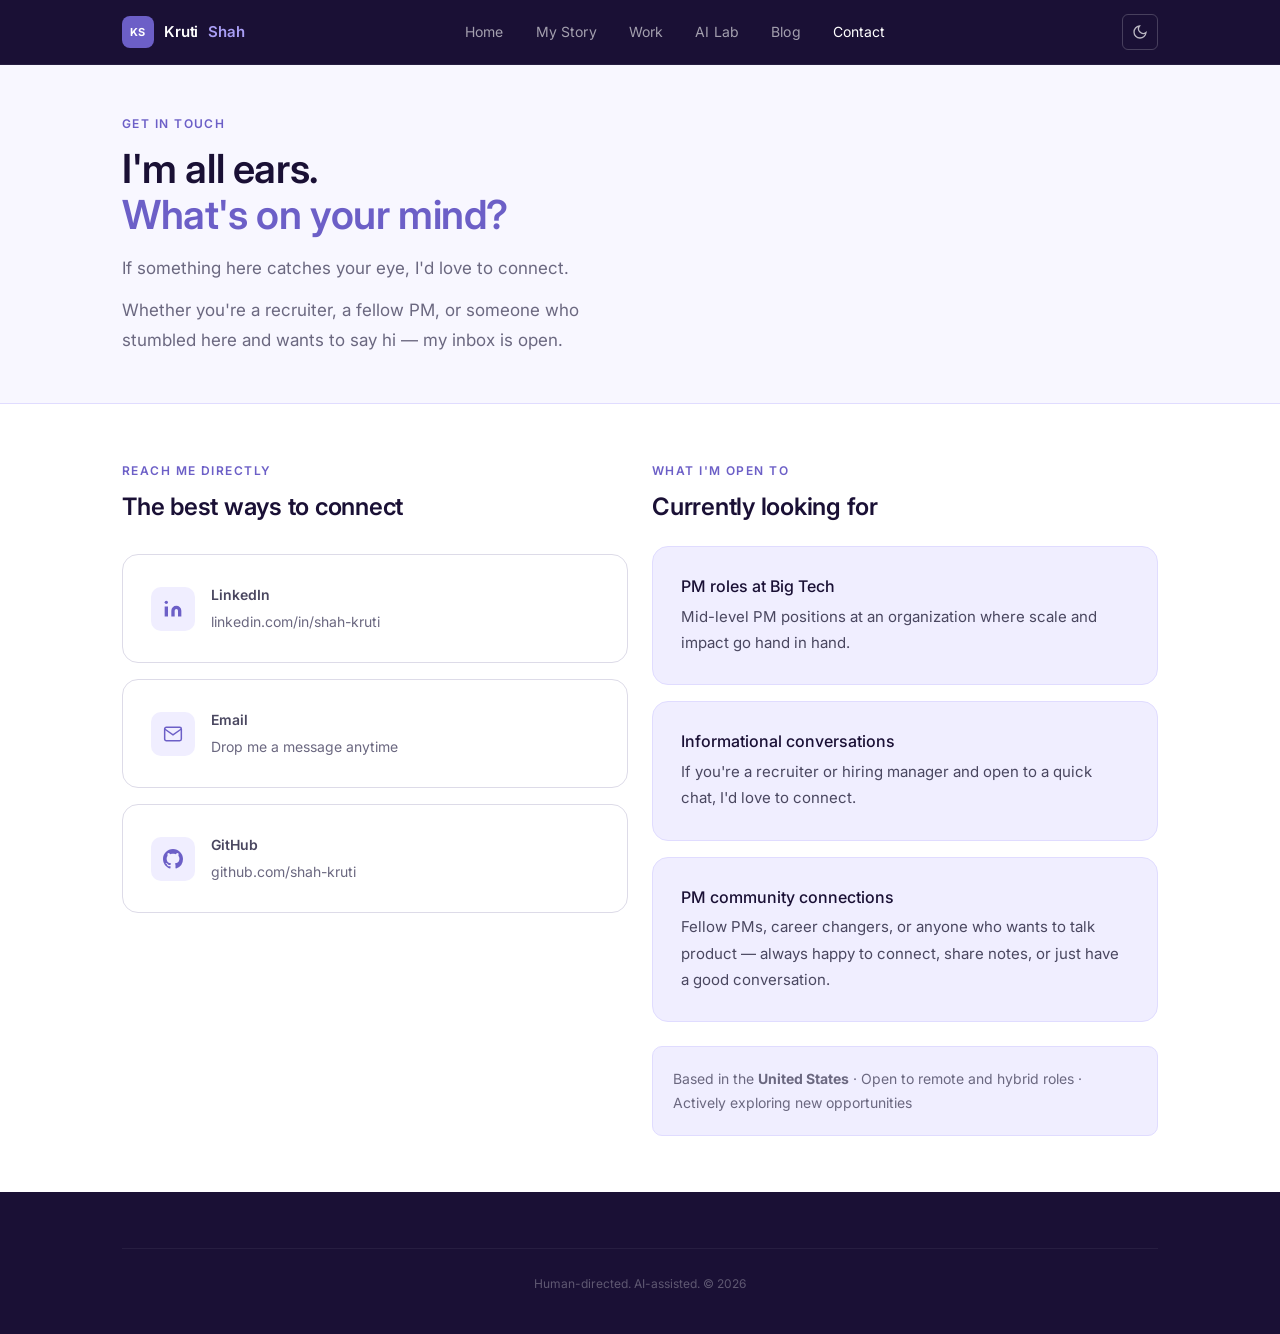
<file: contact.html>
<!DOCTYPE html>
<html lang="en">
<head>
  <meta charset="UTF-8" />
  <meta name="viewport" content="width=device-width, initial-scale=1.0" />
  <title>Contact · Kruti Shah</title>
  <meta name="description" content="Get in touch with Kruti Shah — PM open to new opportunities." />
  <link rel="stylesheet" href="style.css" />
  <link rel="preconnect" href="https://fonts.googleapis.com" />
  <link href="https://fonts.googleapis.com/css2?family=Inter:wght@400;500;600&display=swap" rel="stylesheet" />
  <script>(function(){var t=localStorage.getItem('theme')||(window.matchMedia('(prefers-color-scheme: dark)').matches?'dark':'light');document.documentElement.setAttribute('data-theme',t);})();</script>
</head>
<body>

  <nav>
    <div class="nav-inner">
      <a href="index.html" class="nav-logo"><span class="logo-mark">KS</span>Kruti <span class="logo-last">Shah</span></a>
      <ul class="nav-links">
        <li><a href="index.html">Home</a></li>
        <li><a href="about.html">My Story</a></li>
        <li><a href="portfolio.html">Work</a></li>
        <li><a href="ailab.html">AI Lab</a></li>
        <li><a href="blog.html">Blog</a></li>
        <li><a href="contact.html" class="active">Contact</a></li>
      </ul>
      <button id="theme-toggle" aria-label="Toggle dark mode">
        <svg class="icon-moon" width="16" height="16" fill="none" stroke="currentColor" stroke-width="2" viewBox="0 0 24 24"><path d="M21 12.79A9 9 0 1111.21 3 7 7 0 0021 12.79z"/></svg>
        <svg class="icon-sun" width="16" height="16" fill="none" stroke="currentColor" stroke-width="2" viewBox="0 0 24 24"><circle cx="12" cy="12" r="5"/><path d="M12 1v2M12 21v2M4.22 4.22l1.42 1.42M18.36 18.36l1.42 1.42M1 12h2M21 12h2M4.22 19.78l1.42-1.42M18.36 5.64l1.42-1.42"/></svg>
      </button>
    </div>
  </nav>

  <div class="page-hero" style="padding:3rem 0;">
    <div class="container">
      <div class="hero-grid">
        <div>
          <p class="section-label">Get in touch</p>
          <h1 class="section-title" style="font-size:2.5rem;">I'm all ears.<br><span style="color:var(--purple-600);">What's on your mind?</span></h1>
          <p style="font-size:1.0625rem;color:var(--gray-500);max-width:480px;margin-top:1rem;line-height:1.75;">If something here catches your eye, I'd love to connect.</p>
          <p style="font-size:1.0625rem;color:var(--gray-500);max-width:480px;margin-top:0.75rem;line-height:1.75;">Whether you're a recruiter, a fellow PM, or someone who stumbled here and wants to say hi — my inbox is open.</p>
        </div>
        <div class="hero-illus-wrap" style="display:flex;justify-content:center;align-items:center;">
          <video autoplay loop muted playsinline style="width:100%;max-width:420px;border-radius:12px;">
            <source src="contact-me2.mp4" type="video/mp4">
          </video>
        </div>
      </div>
    </div>
  </div>

  <section>
    <div class="container">
      <div class="grid-2" style="align-items:start;">

        <!-- Left: contact options -->
        <div>
          <p class="section-label">Reach me directly</p>
          <h2 style="font-size:1.5rem;margin-bottom:2rem;">The best ways to connect</h2>

          <div style="display:flex;flex-direction:column;gap:1rem;">

            <a href="https://www.linkedin.com/in/shah-kruti/" target="_blank" class="card" style="display:flex;align-items:center;gap:1rem;text-decoration:none;">
              <div style="width:44px;height:44px;border-radius:10px;background:var(--purple-50);display:flex;align-items:center;justify-content:center;flex-shrink:0;">
                <svg width="20" height="20" viewBox="0 0 24 24" fill="var(--purple-600)"><path d="M16 8a6 6 0 016 6v7h-4v-7a2 2 0 00-2-2 2 2 0 00-2 2v7h-4v-7a6 6 0 016-6zM2 9h4v12H2z"/><circle cx="4" cy="4" r="2"/></svg>
              </div>
              <div>
                <p style="font-size:0.875rem;font-weight:600;color:var(--gray-700);margin-bottom:2px;">LinkedIn</p>
                <p style="font-size:0.875rem;color:var(--gray-500);">linkedin.com/in/shah-kruti</p>
              </div>
            </a>

            <a href="mailto:krutishah2507@gmail.com" class="card" style="display:flex;align-items:center;gap:1rem;text-decoration:none;">
              <div style="width:44px;height:44px;border-radius:10px;background:var(--purple-50);display:flex;align-items:center;justify-content:center;flex-shrink:0;">
                <svg width="20" height="20" fill="none" stroke="var(--purple-600)" stroke-width="1.8" viewBox="0 0 24 24"><path d="M4 4h16c1.1 0 2 .9 2 2v12c0 1.1-.9 2-2 2H4c-1.1 0-2-.9-2-2V6c0-1.1.9-2 2-2z"/><polyline points="22,6 12,13 2,6"/></svg>
              </div>
              <div>
                <p style="font-size:0.875rem;font-weight:600;color:var(--gray-700);margin-bottom:2px;">Email</p>
                <p style="font-size:0.875rem;color:var(--gray-500);">Drop me a message anytime</p>
              </div>
            </a>

            <a href="https://github.com/shah-kruti" target="_blank" class="card" style="display:flex;align-items:center;gap:1rem;text-decoration:none;">
              <div style="width:44px;height:44px;border-radius:10px;background:var(--purple-50);display:flex;align-items:center;justify-content:center;flex-shrink:0;">
                <svg width="20" height="20" viewBox="0 0 24 24" fill="var(--purple-600)"><path d="M12 0C5.37 0 0 5.37 0 12c0 5.31 3.435 9.795 8.205 11.385.6.105.825-.255.825-.57 0-.285-.015-1.23-.015-2.235-3.015.555-3.795-.735-4.035-1.41-.135-.345-.72-1.41-1.23-1.695-.42-.225-1.02-.78-.015-.795.945-.015 1.62.87 1.845 1.23 1.08 1.815 2.805 1.305 3.495.99.105-.78.42-1.305.765-1.605-2.67-.3-5.46-1.335-5.46-5.925 0-1.305.465-2.385 1.23-3.225-.12-.3-.54-1.53.12-3.18 0 0 1.005-.315 3.3 1.23.96-.27 1.98-.405 3-.405s2.04.135 3 .405c2.295-1.56 3.3-1.23 3.3-1.23.66 1.65.24 2.88.12 3.18.765.84 1.23 1.905 1.23 3.225 0 4.605-2.805 5.625-5.475 5.925.435.375.81 1.095.81 2.22 0 1.605-.015 2.895-.015 3.3 0 .315.225.69.825.57A12.02 12.02 0 0024 12c0-6.63-5.37-12-12-12z"/></svg>
              </div>
              <div>
                <p style="font-size:0.875rem;font-weight:600;color:var(--gray-700);margin-bottom:2px;">GitHub</p>
                <p style="font-size:0.875rem;color:var(--gray-500);">github.com/shah-kruti</p>
              </div>
            </a>

          </div>
        </div>

        <!-- Right: context -->
        <div>
          <p class="section-label">What I'm open to</p>
          <h2 style="font-size:1.5rem;margin-bottom:1.5rem;">Currently looking for</h2>

          <div style="display:flex;flex-direction:column;gap:1rem;">
            <div class="card card-accent">
              <h4 style="margin-bottom:0.4rem;">PM roles at Big Tech</h4>
              <p style="font-size:0.9375rem;">Mid-level PM positions at an organization where scale and impact go hand in hand.</p>
            </div>
            <div class="card card-accent">
              <h4 style="margin-bottom:0.4rem;">Informational conversations</h4>
              <p style="font-size:0.9375rem;">If you're a recruiter or hiring manager and open to a quick chat, I'd love to connect.</p>
            </div>
            <div class="card card-accent">
              <h4 style="margin-bottom:0.4rem;">PM community connections</h4>
              <p style="font-size:0.9375rem;">Fellow PMs, career changers, or anyone who wants to talk product — always happy to connect, share notes, or just have a good conversation.</p>
            </div>
          </div>

          <div style="margin-top:1.5rem;padding:1.25rem;background:var(--purple-50);border-radius:var(--radius-md);border:1px solid var(--purple-100);">
            <p style="font-size:0.875rem;color:var(--gray-500);line-height:1.7;">Based in the <strong>United States</strong> · Open to remote and hybrid roles · Actively exploring new opportunities</p>
          </div>
        </div>

      </div>
    </div>
  </section>

  <footer>
    <div class="footer-inner">
      <p class="footer-built">Human-directed. AI-assisted. &copy; 2026</p>
    </div>
  </footer>

  <script>
    document.getElementById('theme-toggle').addEventListener('click', function() {
      var c = document.documentElement.getAttribute('data-theme');
      var n = c === 'dark' ? 'light' : 'dark';
      document.documentElement.setAttribute('data-theme', n);
      localStorage.setItem('theme', n);
    });
  </script>
</body>
</html>
</file>
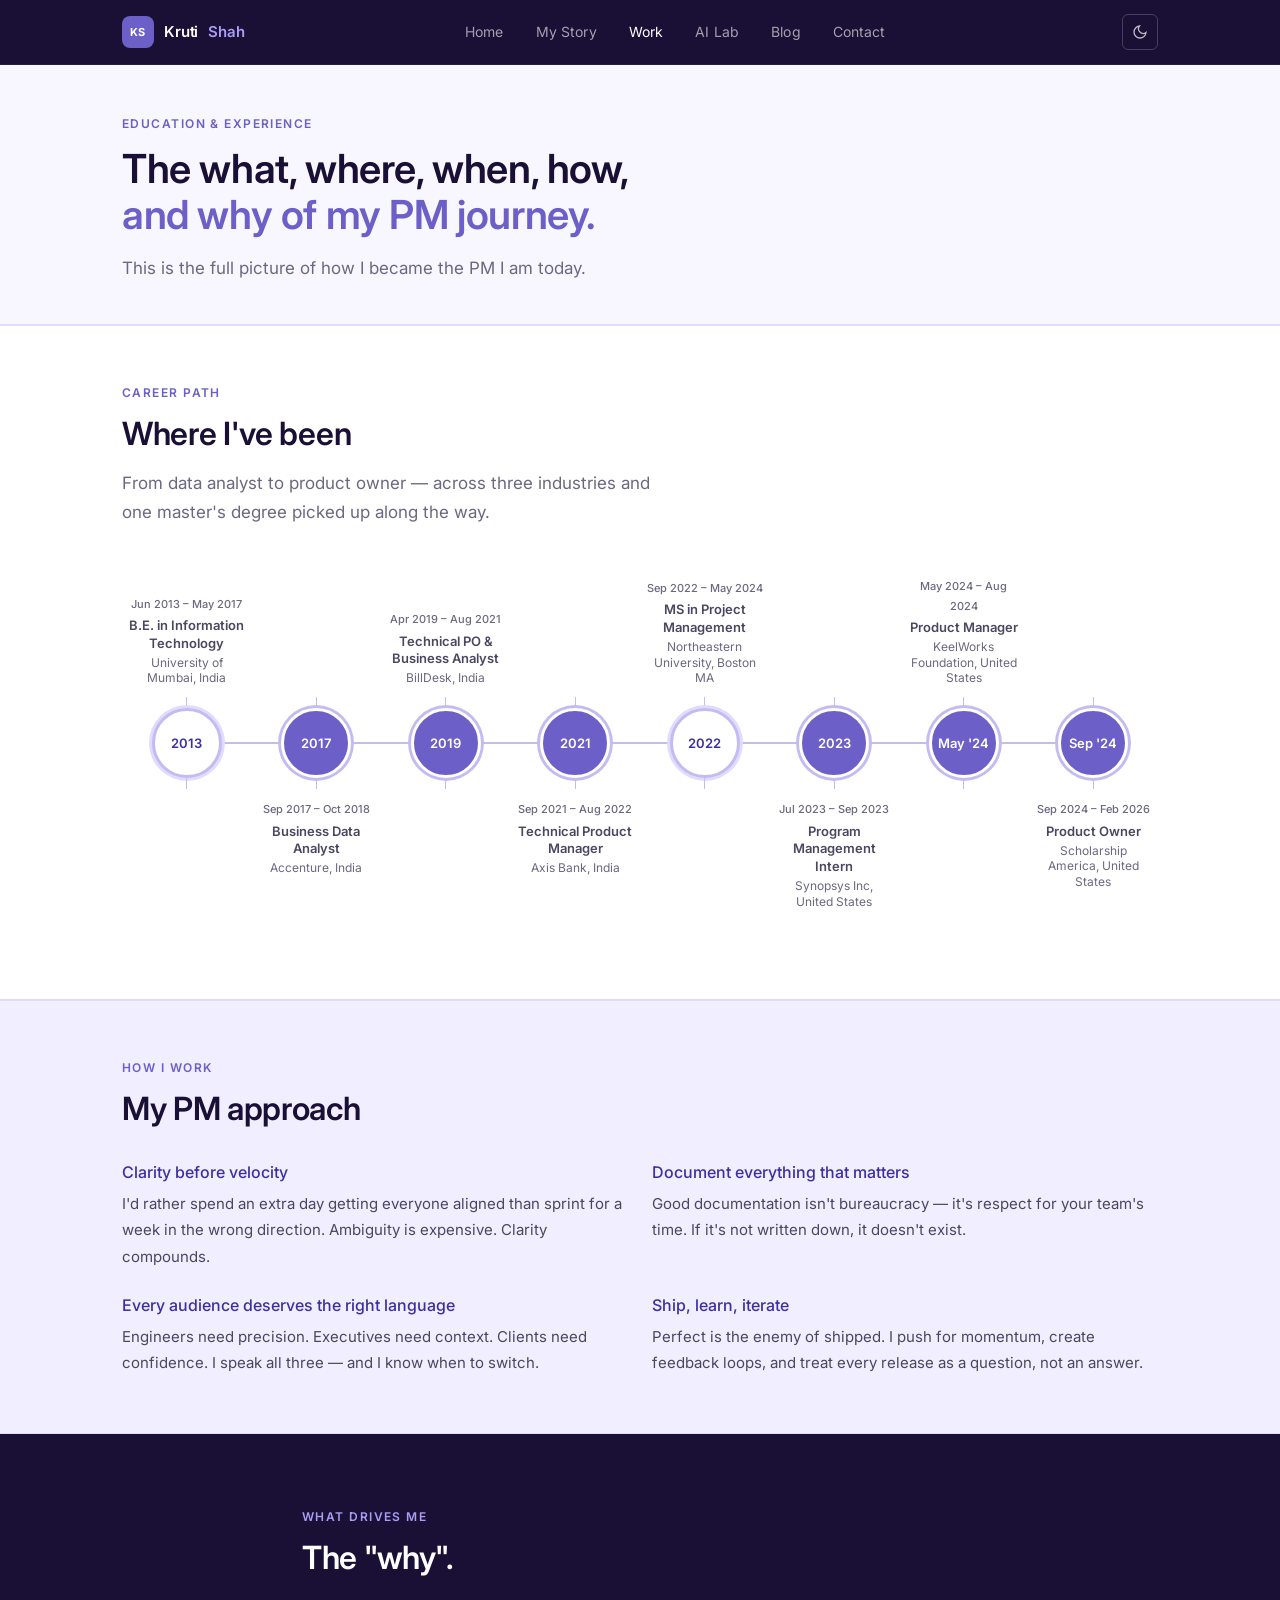
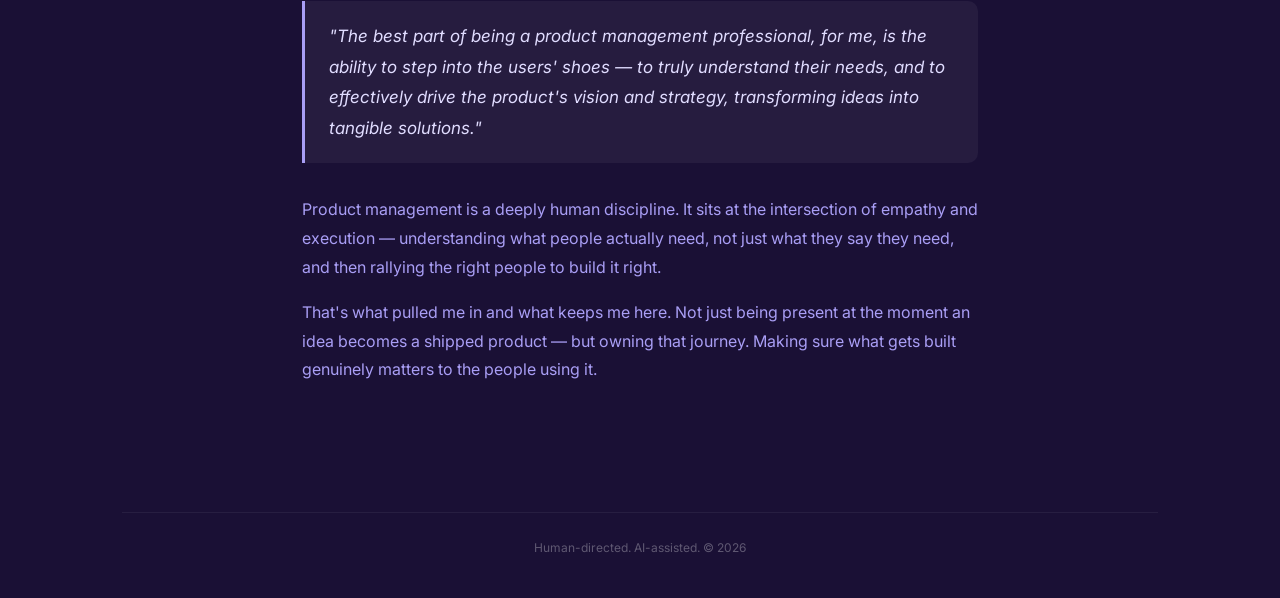
<file: portfolio.html>
<!DOCTYPE html>
<html lang="en">
<head>
  <meta charset="UTF-8" />
  <meta name="viewport" content="width=device-width, initial-scale=1.0" />
  <title>Work · Kruti Shah</title>
  <meta name="description" content="Case studies and project work from Kruti Shah — PM across Fintech and EdTech." />
  <link rel="stylesheet" href="style.css" />
  <style>
    .ht-wrapper {
      overflow-x: auto;
      padding: 0.5rem 0 1.5rem;
      -webkit-overflow-scrolling: touch;
    }
    .ht-track {
      display: flex;
      align-items: center;
      min-width: 760px;
      position: relative;
    }
    .ht-track::before {
      content: '';
      position: absolute;
      top: 50%;
      left: 34px;
      right: 34px;
      height: 2px;
      background: var(--purple-200);
      transform: translateY(-50%);
      z-index: 0;
    }
    .ht-item {
      flex: 1;
      display: flex;
      flex-direction: column;
      align-items: center;
      position: relative;
      z-index: 1;
    }
    .ht-top {
      height: 130px;
      display: flex;
      flex-direction: column;
      justify-content: flex-end;
      align-items: center;
      text-align: center;
      padding: 0 0.4rem 0.7rem;
    }
    .ht-bottom {
      height: 130px;
      display: flex;
      flex-direction: column;
      justify-content: flex-start;
      align-items: center;
      text-align: center;
      padding: 0.7rem 0.4rem 0;
    }
    .ht-node {
      width: 70px;
      height: 70px;
      border-radius: 50%;
      background: var(--purple-600);
      border: 3px solid white;
      box-shadow: 0 0 0 3px var(--purple-200);
      display: flex;
      align-items: center;
      justify-content: center;
      color: white;
      font-weight: 600;
      font-size: 0.8125rem;
      text-align: center;
      line-height: 1.25;
      flex-shrink: 0;
    }
    .ht-node.ht-edu {
      background: white;
      color: var(--purple-700);
      border-color: var(--purple-200);
      box-shadow: 0 0 0 3px var(--purple-100);
    }
    .ht-date { font-size: 0.6875rem; color: var(--gray-500); font-weight: 500; margin-bottom: 0.2rem; }
    .ht-title { font-size: 0.8125rem; font-weight: 600; color: var(--gray-700); line-height: 1.35; margin-bottom: 0.15rem; }
    .ht-org { font-size: 0.75rem; color: var(--gray-500); line-height: 1.3; }
    .ht-connector {
      width: 1px;
      background: var(--purple-200);
    }
    .ht-conn-top { height: 0.7rem; }
    .ht-conn-bot { height: 0.7rem; }
    [data-theme="dark"] .ht-node { border-color: var(--gray-700); }
    [data-theme="dark"] .ht-node.ht-edu { background: var(--gray-700); border-color: var(--purple-200); }

    /* Section-specific dark mode backgrounds */
    [data-theme="dark"] .career-section {
      background: #1f1b3e !important;
      border-color: #2d2860 !important;
    }
    [data-theme="dark"] .approach-section {
      background: #13102a !important;
      border-color: #1f1b3e !important;
    }
  </style>
  <link rel="preconnect" href="https://fonts.googleapis.com" />
  <link href="https://fonts.googleapis.com/css2?family=Inter:wght@400;500;600&display=swap" rel="stylesheet" />
  <script>(function(){var t=localStorage.getItem('theme')||(window.matchMedia('(prefers-color-scheme: dark)').matches?'dark':'light');document.documentElement.setAttribute('data-theme',t);})();</script>
</head>
<body>

  <nav>
    <div class="nav-inner">
      <a href="index.html" class="nav-logo"><span class="logo-mark">KS</span>Kruti <span class="logo-last">Shah</span></a>
      <ul class="nav-links">
        <li><a href="index.html">Home</a></li>
        <li><a href="about.html">My Story</a></li>
        <li><a href="portfolio.html" class="active">Work</a></li>
        <li><a href="ailab.html">AI Lab</a></li>
        <li><a href="blog.html">Blog</a></li>
        <li><a href="contact.html">Contact</a></li>
      </ul>
      <button id="theme-toggle" aria-label="Toggle dark mode">
        <svg class="icon-moon" width="16" height="16" fill="none" stroke="currentColor" stroke-width="2" viewBox="0 0 24 24"><path d="M21 12.79A9 9 0 1111.21 3 7 7 0 0021 12.79z"/></svg>
        <svg class="icon-sun" width="16" height="16" fill="none" stroke="currentColor" stroke-width="2" viewBox="0 0 24 24"><circle cx="12" cy="12" r="5"/><path d="M12 1v2M12 21v2M4.22 4.22l1.42 1.42M18.36 18.36l1.42 1.42M1 12h2M21 12h2M4.22 19.78l1.42-1.42M18.36 5.64l1.42-1.42"/></svg>
      </button>
    </div>
  </nav>

  <div class="page-hero">
    <div class="container">
      <p class="section-label">Education & Experience</p>
      <h1 class="section-title" style="font-size:2.5rem;">The what, where, when, how,<br><span style="color:var(--purple-600);">and why of my PM journey.</span></h1>
      <p style="font-size:1.0625rem;color:var(--gray-500);max-width:560px;margin-top:1rem;line-height:1.75;">This is the full picture of how I became the PM I am today.</p>
    </div>
  </div>

  <!-- Career Timeline -->
  <section class="career-section" style="background:#ffffff;border-top:1px solid var(--purple-100);border-bottom:1px solid var(--purple-100);">
    <div class="container">
      <p class="section-label">Career path</p>
      <h2 class="section-title">Where I've been</h2>
      <p class="section-sub mb-4">From data analyst to product owner — across three industries and one master's degree picked up along the way.</p>

      <div class="ht-wrapper">
        <div class="ht-track">

          <!-- 1: B.E. Mumbai — ABOVE (education) -->
          <div class="ht-item">
            <div class="ht-top">
              <p class="ht-date">Jun 2013 – May 2017</p>
              <p class="ht-title">B.E. in Information Technology</p>
              <p class="ht-org">University of Mumbai, India</p>
            </div>
            <div class="ht-connector ht-conn-top"></div>
            <div class="ht-node ht-edu">2013</div>
            <div class="ht-connector ht-conn-bot"></div>
            <div class="ht-bottom"></div>
          </div>

          <!-- 2: Accenture — BELOW (work) -->
          <div class="ht-item">
            <div class="ht-top"></div>
            <div class="ht-connector ht-conn-top"></div>
            <div class="ht-node">2017</div>
            <div class="ht-connector ht-conn-bot"></div>
            <div class="ht-bottom">
              <p class="ht-date">Sep 2017 – Oct 2018</p>
              <p class="ht-title">Business Data Analyst</p>
              <p class="ht-org">Accenture, India</p>
            </div>
          </div>

          <!-- 3: BillDesk — ABOVE (work) -->
          <div class="ht-item">
            <div class="ht-top">
              <p class="ht-date">Apr 2019 – Aug 2021</p>
              <p class="ht-title">Technical PO & Business Analyst</p>
              <p class="ht-org">BillDesk, India</p>
            </div>
            <div class="ht-connector ht-conn-top"></div>
            <div class="ht-node">2019</div>
            <div class="ht-connector ht-conn-bot"></div>
            <div class="ht-bottom"></div>
          </div>

          <!-- 4: Axis Bank — BELOW (work) -->
          <div class="ht-item">
            <div class="ht-top"></div>
            <div class="ht-connector ht-conn-top"></div>
            <div class="ht-node">2021</div>
            <div class="ht-connector ht-conn-bot"></div>
            <div class="ht-bottom">
              <p class="ht-date">Sep 2021 – Aug 2022</p>
              <p class="ht-title">Technical Product Manager</p>
              <p class="ht-org">Axis Bank, India</p>
            </div>
          </div>

          <!-- 5: Northeastern — ABOVE (education) -->
          <div class="ht-item">
            <div class="ht-top">
              <p class="ht-date">Sep 2022 – May 2024</p>
              <p class="ht-title">MS in Project Management</p>
              <p class="ht-org">Northeastern University, Boston MA</p>
            </div>
            <div class="ht-connector ht-conn-top"></div>
            <div class="ht-node ht-edu">2022</div>
            <div class="ht-connector ht-conn-bot"></div>
            <div class="ht-bottom"></div>
          </div>

          <!-- 6: Synopsys — BELOW (work) -->
          <div class="ht-item">
            <div class="ht-top"></div>
            <div class="ht-connector ht-conn-top"></div>
            <div class="ht-node">2023</div>
            <div class="ht-connector ht-conn-bot"></div>
            <div class="ht-bottom">
              <p class="ht-date">Jul 2023 – Sep 2023</p>
              <p class="ht-title">Program Management Intern</p>
              <p class="ht-org">Synopsys Inc, United States</p>
            </div>
          </div>

          <!-- 7: KeelWorks — ABOVE (work) -->
          <div class="ht-item">
            <div class="ht-top">
              <p class="ht-date">May 2024 – Aug 2024</p>
              <p class="ht-title">Product Manager</p>
              <p class="ht-org">KeelWorks Foundation, United States</p>
            </div>
            <div class="ht-connector ht-conn-top"></div>
            <div class="ht-node">May '24</div>
            <div class="ht-connector ht-conn-bot"></div>
            <div class="ht-bottom"></div>
          </div>

          <!-- 8: Scholarship America — BELOW (work) -->
          <div class="ht-item">
            <div class="ht-top"></div>
            <div class="ht-connector ht-conn-top"></div>
            <div class="ht-node">Sep '24</div>
            <div class="ht-connector ht-conn-bot"></div>
            <div class="ht-bottom">
              <p class="ht-date">Sep 2024 – Feb 2026</p>
              <p class="ht-title">Product Owner</p>
              <p class="ht-org">Scholarship America, United States</p>
            </div>
          </div>

        </div>
      </div>
    </div>
  </section>

  <!-- Approach section -->
  <section class="approach-section" style="background:var(--purple-50);border-top:1px solid var(--purple-100);border-bottom:1px solid var(--purple-100);">
    <div class="container">
      <p class="section-label">How I work</p>
      <h2 class="section-title">My PM approach</h2>
      <div class="grid-2" style="margin-top:2rem;">
        <div>
          <h4 style="color:var(--purple-700);margin-bottom:0.5rem;">Clarity before velocity</h4>
          <p style="font-size:0.9375rem;">I'd rather spend an extra day getting everyone aligned than sprint for a week in the wrong direction. Ambiguity is expensive. Clarity compounds.</p>
        </div>
        <div>
          <h4 style="color:var(--purple-700);margin-bottom:0.5rem;">Document everything that matters</h4>
          <p style="font-size:0.9375rem;">Good documentation isn't bureaucracy — it's respect for your team's time. If it's not written down, it doesn't exist.</p>
        </div>
        <div>
          <h4 style="color:var(--purple-700);margin-bottom:0.5rem;">Every audience deserves the right language</h4>
          <p style="font-size:0.9375rem;">Engineers need precision. Executives need context. Clients need confidence. I speak all three — and I know when to switch.</p>
        </div>
        <div>
          <h4 style="color:var(--purple-700);margin-bottom:0.5rem;">Ship, learn, iterate</h4>
          <p style="font-size:0.9375rem;">Perfect is the enemy of shipped. I push for momentum, create feedback loops, and treat every release as a question, not an answer.</p>
        </div>
      </div>
    </div>
  </section>

  <section class="cta-section" style="background:var(--purple-900);padding:4.5rem 0;">
    <div class="container" style="max-width:740px;">
      <p class="section-label" style="color:var(--purple-400);">What drives me</p>
      <h2 style="color:#ffffff;font-size:2rem;margin-bottom:1.5rem;">The "why".</h2>
      <div style="border-left:3px solid var(--purple-400);padding:1.25rem 1.5rem;margin:0 0 2rem;background:rgba(255,255,255,0.05);border-radius:0 var(--radius-md) var(--radius-md) 0;">
        <p style="font-size:1.0625rem;font-style:italic;color:#e0dcff;line-height:1.8;">"The best part of being a product management professional, for me, is the ability to step into the users' shoes — to truly understand their needs, and to effectively drive the product's vision and strategy, transforming ideas into tangible solutions."</p>
      </div>
      <p style="color:var(--purple-400);line-height:1.8;margin-bottom:1rem;">Product management is a deeply human discipline. It sits at the intersection of empathy and execution — understanding what people actually need, not just what they say they need, and then rallying the right people to build it right.</p>
      <p style="color:var(--purple-400);line-height:1.8;">That's what pulled me in and what keeps me here. Not just being present at the moment an idea becomes a shipped product — but owning that journey. Making sure what gets built genuinely matters to the people using it.</p>
    </div>
  </section>

  <footer>
    <div class="footer-inner">
      <p class="footer-built">Human-directed. AI-assisted. &copy; 2026</p>
    </div>
  </footer>

  <script>
    document.getElementById('theme-toggle').addEventListener('click', function() {
      var c = document.documentElement.getAttribute('data-theme');
      var n = c === 'dark' ? 'light' : 'dark';
      document.documentElement.setAttribute('data-theme', n);
      localStorage.setItem('theme', n);
    });
  </script>
</body>
</html>
</file>
<file: style.css>
/* ============================================
   THE ACCIDENTAL PM — shah-kruti.github.io
   Shared Stylesheet
   ============================================ */

/* --- Reset & Base --- */
*, *::before, *::after { box-sizing: border-box; margin: 0; padding: 0; }

html { scroll-behavior: smooth; }

body {
  font-family: 'Inter', -apple-system, BlinkMacSystemFont, 'Segoe UI', sans-serif;
  background: #ffffff;
  color: #1a1035;
  font-size: 16px;
  line-height: 1.7;
  -webkit-font-smoothing: antialiased;
}

/* --- Typography Scale --- */
h1 { font-size: 2.75rem; font-weight: 600; line-height: 1.15; letter-spacing: -0.02em; }
h2 { font-size: 2rem;    font-weight: 600; line-height: 1.2;  letter-spacing: -0.01em; }
h3 { font-size: 1.25rem; font-weight: 500; line-height: 1.35; }
h4 { font-size: 1rem;    font-weight: 500; line-height: 1.4;  }
p  { color: #4a4760; line-height: 1.75; }

a { color: inherit; text-decoration: none; }

/* --- Color Tokens --- */
:root {
  --purple-900: #1a1035;
  --purple-700: #3d2fa0;
  --purple-600: #6c5fc7;
  --purple-400: #a99ef5;
  --purple-200: #c4bcf0;
  --purple-100: #e0dcff;
  --purple-50:  #f0eeff;
  --purple-25:  #f8f7ff;

  --gray-700: #4a4760;
  --gray-500: #6b6880;
  --gray-400: #9896a8;
  --gray-200: #dddbe8;
  --gray-100: #f1f0f5;
  --gray-50:  #f8f8fb;

  --white: #ffffff;
  --nav-bg: #1a1035;

  --radius-sm: 6px;
  --radius-md: 10px;
  --radius-lg: 16px;
  --radius-xl: 24px;

  --shadow-sm: 0 1px 3px rgba(26,16,53,0.08);
  --shadow-md: 0 4px 16px rgba(26,16,53,0.10);
}

/* --- Container --- */
.container {
  max-width: 1100px;
  margin: 0 auto;
  padding: 0 2rem;
}

/* --- Navigation --- */
nav {
  background: var(--nav-bg);
  position: sticky;
  top: 0;
  z-index: 100;
  border-bottom: 1px solid rgba(255,255,255,0.06);
}

.nav-inner {
  max-width: 1100px;
  margin: 0 auto;
  padding: 0 2rem;
  height: 64px;
  display: flex;
  align-items: center;
  justify-content: space-between;
}

.nav-logo {
  display: inline-flex;
  align-items: center;
  gap: 0.625rem;
  font-size: 0.9375rem;
  font-weight: 600;
  color: #ffffff;
  letter-spacing: -0.01em;
}

.logo-mark {
  display: inline-flex;
  align-items: center;
  justify-content: center;
  width: 32px;
  height: 32px;
  background: var(--purple-600);
  border-radius: 8px;
  font-size: 0.6875rem;
  font-weight: 700;
  color: #ffffff;
  letter-spacing: 0.06em;
  flex-shrink: 0;
}

.logo-last { color: var(--purple-400); }

.nav-links {
  display: flex;
  gap: 2rem;
  list-style: none;
}

.nav-links a {
  font-size: 0.875rem;
  color: rgba(255,255,255,0.6);
  font-weight: 400;
  transition: color 0.2s;
  letter-spacing: 0.01em;
}

.nav-links a:hover,
.nav-links a.active { color: #ffffff; }

/* --- Buttons --- */
.btn {
  display: inline-flex;
  align-items: center;
  gap: 8px;
  padding: 0.75rem 1.5rem;
  border-radius: var(--radius-md);
  font-size: 0.875rem;
  font-weight: 500;
  cursor: pointer;
  transition: all 0.2s;
  border: none;
  text-decoration: none;
}

.btn-primary {
  background: var(--purple-600);
  color: #ffffff;
}
.btn-primary:hover { background: var(--purple-700); }

.btn-outline {
  background: transparent;
  color: var(--purple-600);
  border: 1.5px solid var(--purple-200);
}
.btn-outline:hover {
  background: var(--purple-50);
  border-color: var(--purple-400);
}

.btn-white {
  background: #ffffff;
  color: var(--purple-700);
}
.btn-white:hover { background: var(--purple-50); }

/* --- Section Spacing --- */
section { padding: 3.5rem 0; }

.section-label {
  font-size: 0.75rem;
  font-weight: 600;
  letter-spacing: 0.12em;
  text-transform: uppercase;
  color: var(--purple-600);
  margin-bottom: 0.75rem;
}

.section-title {
  font-size: 2rem;
  font-weight: 600;
  color: var(--purple-900);
  margin-bottom: 1rem;
  letter-spacing: -0.01em;
}

.section-sub {
  font-size: 1.0625rem;
  color: var(--gray-500);
  max-width: 560px;
  line-height: 1.7;
}

/* --- Cards --- */
.card {
  background: var(--white);
  border: 1px solid var(--gray-200);
  border-radius: var(--radius-lg);
  padding: 1.75rem;
  transition: box-shadow 0.2s, border-color 0.2s;
}

.card:hover {
  box-shadow: var(--shadow-md);
  border-color: var(--purple-200);
}

.card-accent {
  background: var(--purple-50);
  border-color: var(--purple-100);
}

/* --- Tags / Pills --- */
.tag {
  display: inline-block;
  font-size: 0.75rem;
  font-weight: 500;
  padding: 4px 12px;
  border-radius: 999px;
  background: var(--purple-50);
  color: var(--purple-700);
  border: 1px solid var(--purple-100);
}

.tag-gray {
  background: var(--gray-100);
  color: var(--gray-500);
  border-color: var(--gray-200);
}

/* --- Section Rule (——·——) --- */
.section-rule {
  display: flex;
  align-items: center;
  gap: 5px;
  margin: 0.5rem 0 1.75rem;
}
.section-rule .sr-line { height: 3px; width: 48px; background: var(--purple-600); border-radius: 2px; }
.section-rule .sr-dot  { width: 7px; height: 7px; border-radius: 50%; background: var(--purple-600); flex-shrink: 0; }

/* --- Divider --- */
.divider {
  border: none;
  border-top: 1px solid var(--gray-200);
  margin: 3rem 0;
}

/* --- Page Hero (inner pages) --- */
.page-hero {
  background: var(--purple-25);
  border-bottom: 1px solid var(--purple-100);
  padding: 3rem 0 2.5rem;
}

.page-hero .section-title { font-size: 2.5rem; }

/* --- Footer --- */
footer {
  background: var(--nav-bg);
  color: rgba(255,255,255,0.5);
  padding: 2.5rem 0;
  font-size: 0.875rem;
}

.footer-inner {
  max-width: 1100px;
  margin: 0 auto;
  padding: 0 2rem;
  display: flex;
  align-items: center;
  justify-content: space-between;
  flex-wrap: wrap;
  gap: 1rem;
}

.footer-logo {
  font-size: 0.9375rem;
  font-weight: 600;
  color: #ffffff;
}

.footer-logo span { color: var(--purple-400); }

.footer-links {
  display: flex;
  gap: 1.5rem;
  list-style: none;
}

.footer-links a {
  color: rgba(255,255,255,0.5);
  font-size: 0.8125rem;
  transition: color 0.2s;
}

.footer-links a:hover { color: #ffffff; }

.footer-built {
  font-size: 0.75rem;
  color: rgba(255,255,255,0.3);
  width: 100%;
  text-align: center;
  padding-top: 1.5rem;
  border-top: 1px solid rgba(255,255,255,0.06);
  margin-top: 1rem;
}

/* --- Utility --- */
.text-purple { color: var(--purple-600); }
.text-muted  { color: var(--gray-400); }
.text-center { text-align: center; }
.mt-1 { margin-top: 0.5rem; }
.mt-2 { margin-top: 1rem; }
.mt-3 { margin-top: 1.5rem; }
.mt-4 { margin-top: 2rem; }
.mb-1 { margin-bottom: 0.5rem; }
.mb-2 { margin-bottom: 1rem; }
.mb-3 { margin-bottom: 1.5rem; }
.mb-4 { margin-bottom: 2rem; }

/* --- Grid Helpers --- */
.grid-2 { display: grid; grid-template-columns: repeat(2, minmax(0,1fr)); gap: 1.5rem; }
.grid-3 { display: grid; grid-template-columns: repeat(3, minmax(0,1fr)); gap: 1.5rem; }

@media (max-width: 768px) {
  h1 { font-size: 2rem; }
  h2 { font-size: 1.5rem; }
  .grid-2, .grid-3 { grid-template-columns: 1fr; }
  .nav-links { display: none; }
  .footer-inner { flex-direction: column; text-align: center; }
}

/* --- Hero 2-col layout --- */
.hero-grid {
  display: grid;
  grid-template-columns: 1fr 1fr;
  gap: 3rem;
  align-items: center;
}

@keyframes svgFloat {
  0%, 100% { transform: translateY(0); }
  50%       { transform: translateY(-8px); }
}

.svg-float-1 { animation: svgFloat 5s ease-in-out infinite; }
.svg-float-2 { animation: svgFloat 5s ease-in-out infinite 1.2s; }
.svg-float-3 { animation: svgFloat 5s ease-in-out infinite 2.4s; }
.svg-float-4 { animation: svgFloat 5s ease-in-out infinite 0.6s; }
.svg-float-5 { animation: svgFloat 5s ease-in-out infinite 1.8s; }

@media (max-width: 768px) {
  .hero-grid { grid-template-columns: 1fr; }
  .hero-illus-wrap { display: none; }
}

/* --- Story 2-col grid (road + text) --- */
.story-grid {
  display: grid;
  grid-template-columns: 240px 1fr;
  gap: 4rem;
  align-items: start;
}

@media (max-width: 768px) {
  .story-grid { grid-template-columns: 1fr; }
  .story-grid .road-col { display: none; }
}

/* --- Career Timeline --- */
.timeline {
  position: relative;
  padding-left: 2.5rem;
}

.timeline::before {
  content: '';
  position: absolute;
  left: 0.5rem;
  top: 6px;
  bottom: 0;
  width: 2px;
  background: var(--purple-100);
}

.timeline-item {
  position: relative;
  padding-bottom: 2.25rem;
}

.timeline-item:last-child { padding-bottom: 0; }

.timeline-item::before {
  content: '';
  position: absolute;
  left: calc(-2.5rem + 1px);
  top: 4px;
  width: 14px;
  height: 14px;
  border-radius: 50%;
  background: var(--purple-600);
  border: 3px solid #ffffff;
  box-shadow: 0 0 0 2px var(--purple-600);
}

.timeline-date {
  font-size: 0.6875rem;
  font-weight: 600;
  color: var(--purple-600);
  letter-spacing: 0.08em;
  text-transform: uppercase;
  margin-bottom: 0.3rem;
}

.timeline-title {
  font-size: 0.9375rem;
  font-weight: 600;
  color: var(--gray-700);
  margin-bottom: 0.2rem;
  line-height: 1.4;
}

.timeline-org {
  font-size: 0.875rem;
  color: var(--gray-500);
}

/* ============================================
   Dark Mode
   ============================================ */

body { transition: background-color 0.25s ease, color 0.25s ease; }

[data-theme="dark"] {
  /* Section / hero backgrounds — dark but slightly lifted */
  --purple-25:  #171428;
  --purple-50:  #1e1a40;
  --purple-100: #2a2258;
  --purple-200: #3a2e70;

  /* Card surfaces */
  --white:      #1c1933;

  /* Gray-toned areas: light gray → dark gray-purple */
  --gray-50:    #1a1733;
  --gray-100:   #201d3a;
  --gray-200:   #2e2b4e;
  --gray-400:   #7875a0;
  --gray-500:   #9e9bb8;
  --gray-700:   #c8c5e0;

  /* Nav/footer stay deepest */
  --nav-bg:     #0d0a20;
}

/* Base */
[data-theme="dark"] body         { background: #13102a; color: #e0dcff; }
[data-theme="dark"] p            { color: #9e9bb8; }

/* Headings — !important beats inline color:var(--purple-900) on some elements */
[data-theme="dark"] h1,
[data-theme="dark"] h2,
[data-theme="dark"] h3,
[data-theme="dark"] h4           { color: #e0dcff !important; }
[data-theme="dark"] .section-title { color: #e0dcff !important; }

/* Labels & subtitles */
[data-theme="dark"] .section-label { color: var(--purple-400); }
[data-theme="dark"] .section-sub   { color: #9e9bb8; }

/* Timeline */
[data-theme="dark"] .timeline::before { background: var(--purple-200); }
[data-theme="dark"] .timeline-item::before { border-color: #13102a; }
[data-theme="dark"] .timeline-title { color: var(--gray-700); }

/* White cards in dark mode */
[data-theme="dark"] .card {
  background: #faf9ff;
  border-color: #e0dcff;
}

[data-theme="dark"] .card-accent {
  background: #ede9ff;
  border-color: #c4bcf0;
}

[data-theme="dark"] .card h3,
[data-theme="dark"] .card h4 { color: #1a1035 !important; }

[data-theme="dark"] .card p  { color: #4a4760 !important; }

[data-theme="dark"] .card:hover {
  border-color: #a99ef5;
  box-shadow: 0 4px 20px rgba(108,95,199,0.18);
}

[data-theme="dark"] .card .tag {
  background: #e0dcff;
  color: #3d2fa0;
  border-color: #c4bcf0;
}

/* Tags */
[data-theme="dark"] .tag {
  background: rgba(169,158,245,0.12);
  color: #c4bcf0;
  border-color: rgba(169,158,245,0.25);
}
[data-theme="dark"] .tag-gray {
  background: rgba(255,255,255,0.06);
  color: var(--gray-400);
  border-color: rgba(255,255,255,0.1);
}

/* --- Theme Toggle Button --- */
#theme-toggle {
  background: none;
  border: 1.5px solid rgba(255,255,255,0.2);
  border-radius: var(--radius-sm);
  width: 36px;
  height: 36px;
  display: flex;
  align-items: center;
  justify-content: center;
  cursor: pointer;
  color: rgba(255,255,255,0.7);
  transition: border-color 0.2s, color 0.2s;
  flex-shrink: 0;
  margin-left: 1rem;
}

#theme-toggle:hover { border-color: rgba(255,255,255,0.5); color: #ffffff; }

#theme-toggle .icon-moon { display: block; }
#theme-toggle .icon-sun  { display: none; }
[data-theme="dark"] #theme-toggle .icon-moon { display: none; }
[data-theme="dark"] #theme-toggle .icon-sun  { display: block; }

/* Dark-mode footer */
[data-theme="dark"] footer { background: #ffffff; }
[data-theme="dark"] .footer-built { color: var(--purple-600); border-top-color: #e0dcff; }
</file>
